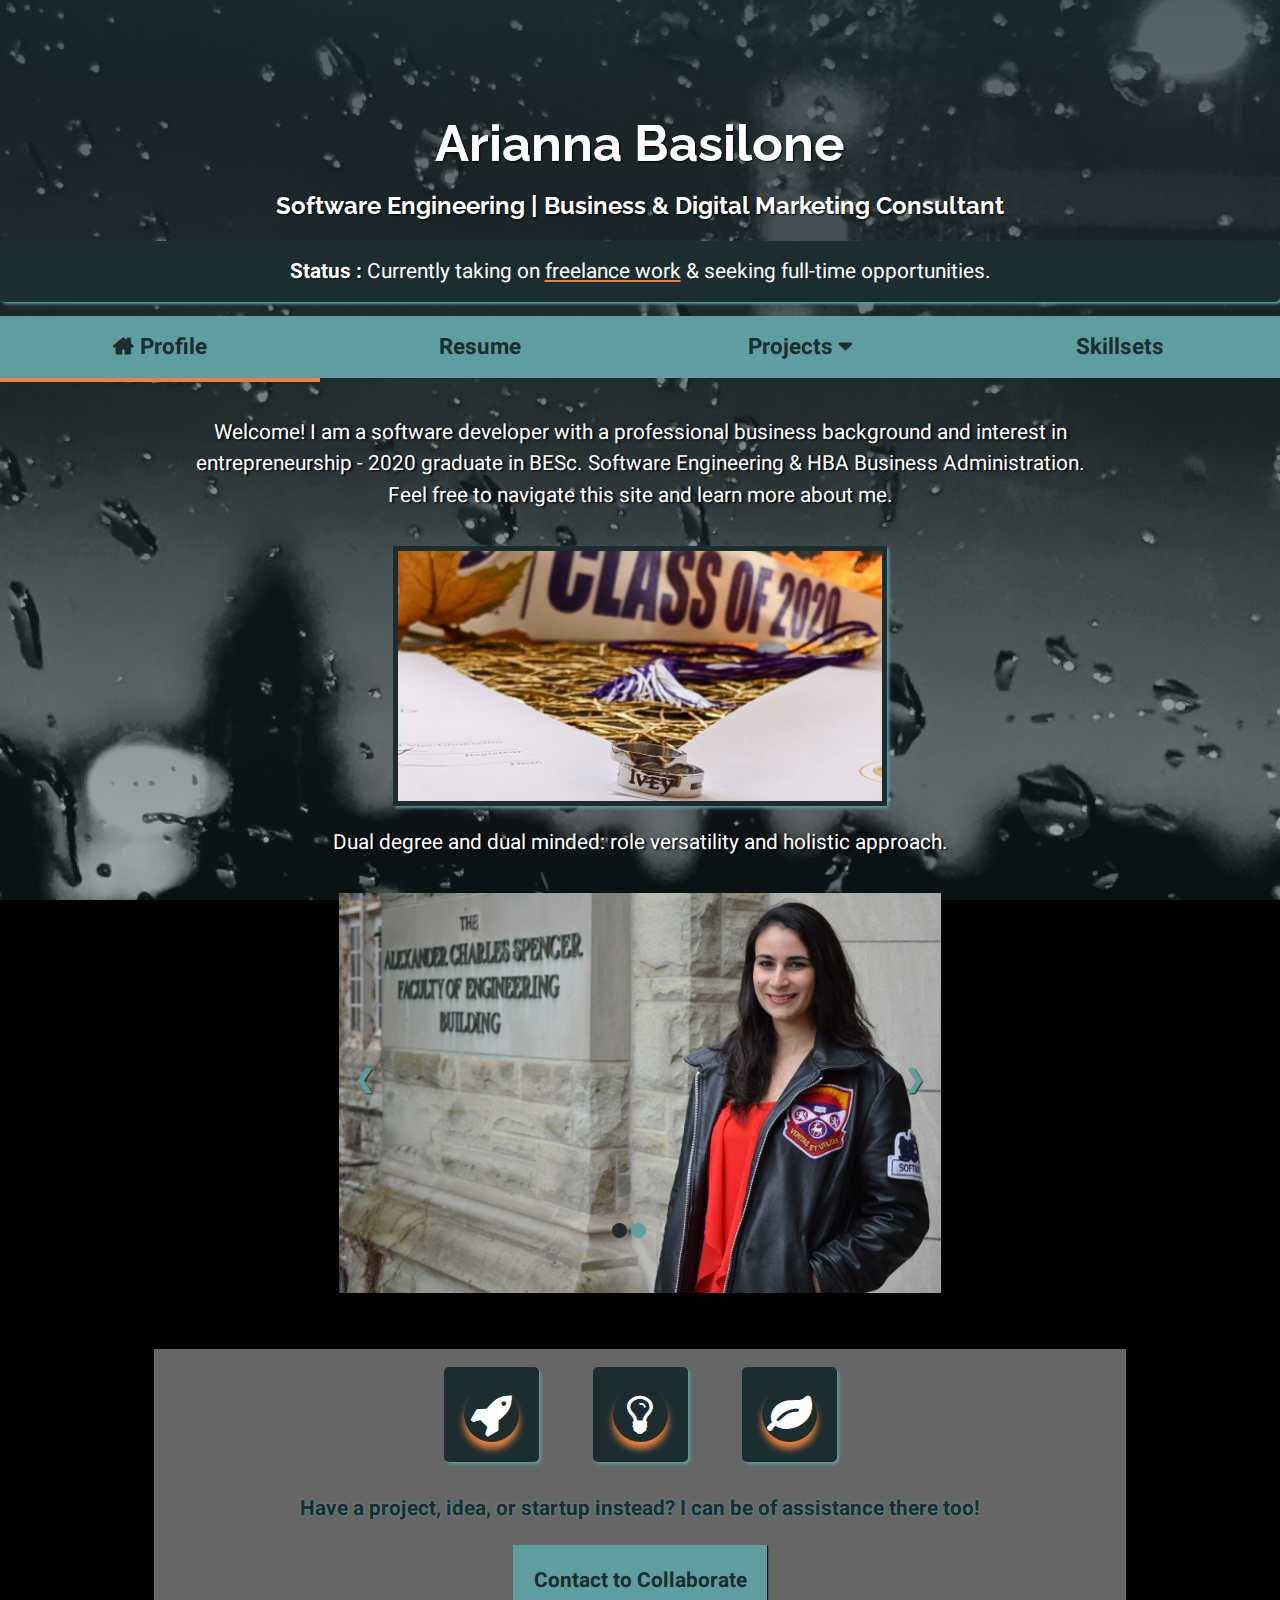
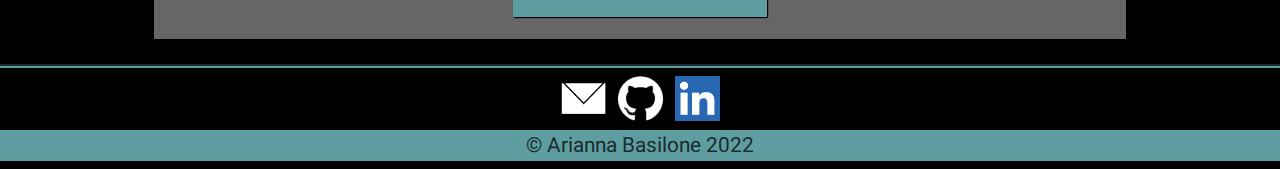
<file: index.html>
<!DOCTYPE HTML>
<html lang="en-US">
<head>
    <title>Arianna Basilone - Profile</title>
    <link rel="icon" type="image/png" href="resources/favicon/aribasilone_logo_16x16.png" sizes="16x16">
    <link rel="icon" type="image/png" href="resources/favicon/aribasilone_logo_32x32.png" sizes="32x32">
    <link rel="icon" type="image/png" href="resources/favicon/aribasilone_logo_96x96.png" sizes="96x96">
    <!--meta data/SEO-->
    <meta charset="UTF-8">
    <meta name = "description" content="Professional profile of Arianna Basilone: Software Developer and Business Advisor.">
    <meta name = "keywords" content="Software Engineering, Entrepreneur, Business, Freelance, Web Developer"> 
    <meta name=viewport content="width=device-width, initial-scale=1">
    <!--styling & scripts-->
    <link rel="stylesheet" href="css/profile.css"> 
    <link href="https://fonts.googleapis.com/css2?family=Heebo&family=Raleway&display=swap" rel="stylesheet">
    <link rel="stylesheet" href="https://cdnjs.cloudflare.com/ajax/libs/font-awesome/4.7.0/css/font-awesome.min.css">
    <script src="js/profile.js"></script> 
    <script src="js/buttons.js"></script> 
</head>

<header>
    
    <h1 class='center'> Arianna Basilone </h1>
    <h2> Software Engineering | Business & Digital Marketing Consultant</h2>
    <p class="statusBar fadein">
        <span class="statusLabel">Status :</span> Currently taking on <strong><a href="freelance.html" class="statusEmphasis">freelance work</a></strong> & seeking full-time opportunities.
    </p>
    <div>
        <nav id="mainNav" class="navBar" aria-label="Main Navigation">
            <a id="menuIcon" href="javascript:void(0);" class="boxes" onclick="mobileNavButton(this)" aria-haspopup="true" aria-expanded="false"><span class="fa fa-bars"></span></a> 
            <a href="index.html" class ="boxes activePage" aria-current="page"><span class="fa fa-home" aria-hidden="true"></span> Profile</a>       
            <a href="resume.html" class ="boxes">Resume</a>
            <div class="dropdown">
                <a  href="javascript:void(0);" class="boxes" onclick="projDropdownButton(this);" aria-haspopup="true" aria-expanded="false">Projects <span id="projIcon" class="fa fa-caret-down"></span></a>
                <div id="projDropContent" class="dropContent">
                    <a href="capstone.html" class="boxes">Capstone</a>
                    <a href="projects.html" class="boxes">Side Projects </a>
                    <a href="freelance.html"class="boxes">Freelance Work</a>
                </div>                
            </div> 
            <a href="skillsets.html" class="boxes">Skillsets</a>         
        </nav>
    </div>    
</header>

<body>
    <div>
        <p class="bio">
            Welcome! I am a software developer with a professional business background and interest in 
            entrepreneurship 
            - 2020 graduate in BESc. Software Engineering & HBA Business Administration. 
            
        </br>Feel free to navigate this site and learn more about me.
        </p>           
    </div>
    <img src="resources/grad_rings.jpg" alt="Ivey Graduate Ring and Engineering Iron Ring" class="imgGeneral">
    <p class="bio">
        Dual degree and dual minded: role versatility and holistic approach. 
    </p>
    
    <!--profile pics slideshow-->
    <div class="slide-container">
        <div class="slide">
            <img src="resources/profilepics/eng_grad_1000px.jpg" class="slide-img fade" alt="Engineering Graduate" style= "display:block">
            <img src = "resources/profilepics/aribasilone_1000px.jpg" class="slide-img fade" alt="LinkedIn Headshot">
            
            <a class="prev" onclick="plusSlides(-1)">&#10094;</a>
            <a class="next" onclick="plusSlides(1)">&#10095;</a>

            <div id="dot-container">            
            </div>
        </div>        
    </div>
    </br> 
    
     
    <div class="collabContainer">
        <div class="homeIconBoxes">
            <span class="fa fa-rocket collabIcons" aria-hidden="true"></span>
        </div>
        <div class="homeIconBoxes">
            <span class="fa fa-lightbulb-o collabIcons" aria-hidden="true"></span>
        </div>
        <div class="homeIconBoxes">
            <span class="fa fa-leaf collabIcons" aria-hidden="true"></span>
        </div>
        <p class="collab">
            Have a project, idea, or startup instead? I can be of assistance there too!
        </p> 
        <button type="button" name="Collab button" onclick="collabButton()">Contact to Collaborate</button>
    </div>
</body>

<footer>
    <!-- icons -->
    <div class="footerIconsBox">        
        <a href="mailto:abasilone.hba2020@ivey.ca" title="Email link"><img id='mail' class="icon" src="resources/icons/email.png" alt="Email Icon"></a>
        &nbsp;
        <a href="https://github.com/aribasilone" target="_blank" title="Link to GitHub profile"> <img id='gh' class="icon" src="resources/icons/github.png" alt="GitHub Icon"></a>
        &nbsp;
        <a href="https://www.linkedin.com/in/arianna-basilone/" target="_blank" title="Link to LinkedIn profile"><img id='li' class="icon" src="resources/icons/li.png" alt="LinkedIn Icon"></a>
    </div>
    <p class="footerText">&copy; Arianna Basilone 2022</p>
</footer>

</html>
</file>
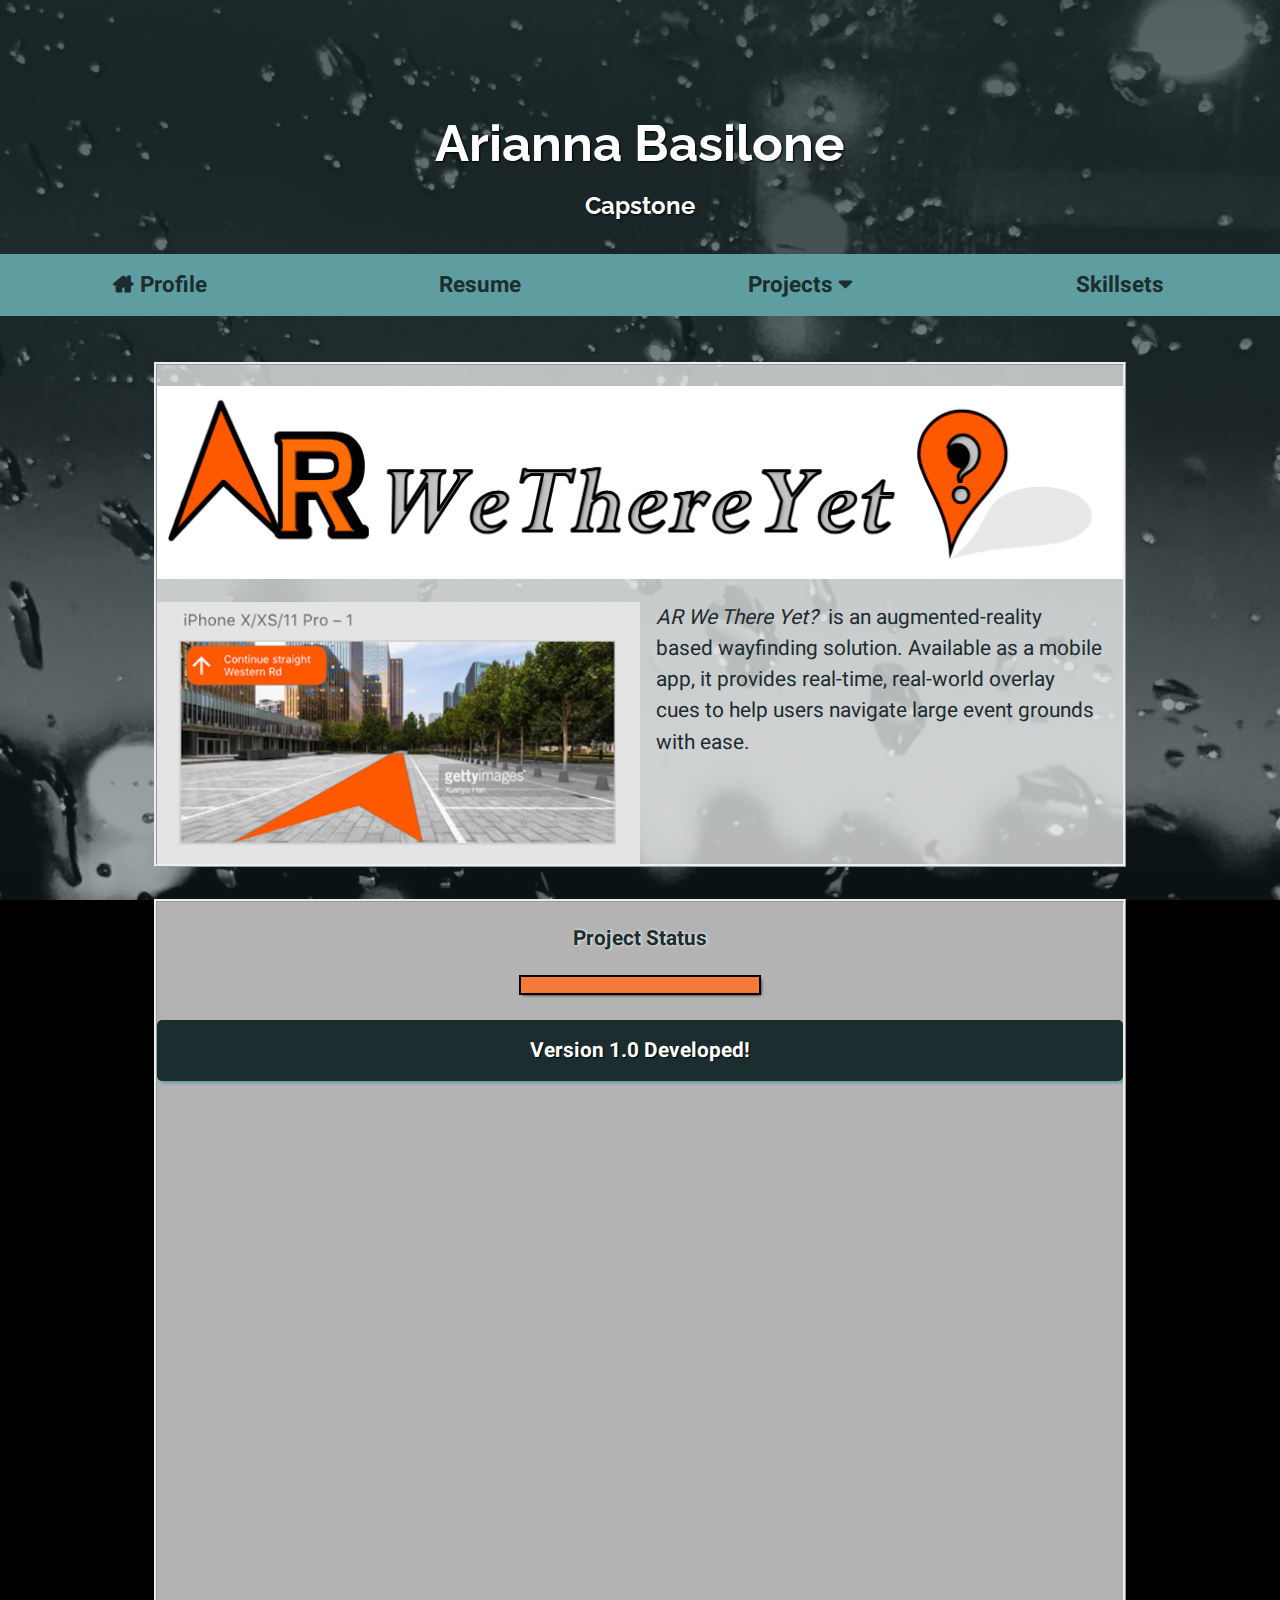
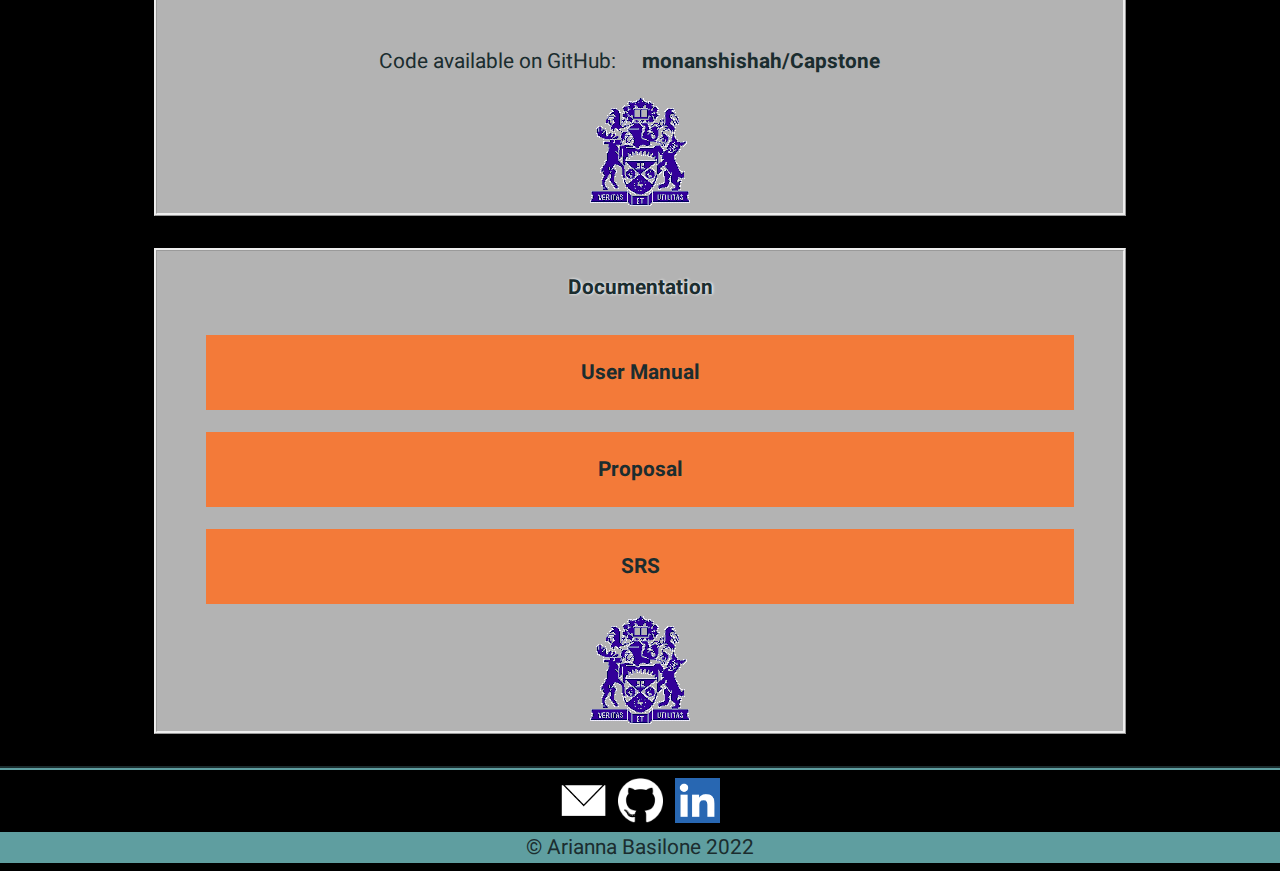
<file: capstone.html>
<!DOCTYPE HTML>
<html lang="en-US">
<head>
    <title>Arianna Basilone Capstone</title>
    <link rel="icon" type="image/png" href="resources/favicon/aribasilone_logo_16x16.png" sizes="16x16">
    <link rel="icon" type="image/png" href="resources/favicon/aribasilone_logo_32x32.png" sizes="32x32">
    <link rel="icon" type="image/png" href="resources/favicon/aribasilone_logo_96x96.png" sizes="96x96">
    <!--meta data/SEO-->
    <meta charset="UTF-8">
    <meta name = "description" content="2020 Software Engineering capstone project of Arianna Basilone: AR We There Yet?.">
    <meta name = "keywords" content="Software Engineering, Entrepreneur, Business, Freelance, Web Developer"> 
    <meta name=viewport content="width=device-width, initial-scale=1">
    <!--styling & scripts-->
    <link rel="stylesheet" href="css/profile.css">
    <link rel = "stylesheet" href="css/capstone.css">
    <link href="https://fonts.googleapis.com/css2?family=Heebo&family=Raleway&display=swap" rel="stylesheet">
    <link rel="stylesheet" href="https://cdnjs.cloudflare.com/ajax/libs/font-awesome/4.7.0/css/font-awesome.min.css">
    <script src="js/buttons.js"></script>   
</head>

<header>
    
    <h1> Arianna Basilone </h1>
    <h2> Capstone</h2>
    <div>
        <nav id="mainNav" class="navBar" aria-label="Main Navigation">
            <a id="menuIcon" href="javascript:void(0);" class="boxes" onclick="mobileNavButton(this)" aria-haspopup="true" aria-expanded="false"><span class="fa fa-bars"></span></a> 
            <a href="index.html" class ="boxes"><span class="fa fa-home" aria-hidden="true"></span> Profile</a>       
            <a href="resume.html" class ="boxes">Resume</a>
            <div class="dropdown">
                <a  href="javascript:void(0);" class="boxes" onclick="projDropdownButton(this)" aria-haspopup="true" aria-expanded="false">Projects <span id="projIcon" class="fa fa-caret-down"></span></a>
                <div id="projDropContent" class="dropContent">
                    <a href="capstone.html" class="boxes activePage" aria-current="page">Capstone</a>
                    <a href="projects.html" class="boxes">Side Projects </a>
                    <a href="freelance.html"class="boxes">Freelance Work</a>
                </div>                
            </div> 
            <a href="skillsets.html" class="boxes">Skillsets</a>         
        </nav>
    </div>
    
</header>

<body>
    <div class='body'>
        <img id="capLogo" src="resources/capstone_logo.PNG" alt= "AR We There Yet? Logo"></img>
        <img id="arProto"src="resources/capestone_AR_proto.PNG" alt="AR Prototype Photo"></img>
        <p class="blurb">
            <em>AR We There Yet?</em>&nbsp; is an augmented-reality based wayfinding solution.
            Available as a mobile app, it provides real-time, real-world overlay cues 
            to help users navigate large event grounds with ease. 
        </p>        
    </div>

    <div class='body'>
        <h3>Project Status</h3>
        <progress value="100" max="100"></progress> 
        <p class="statusBar">
            <span class="statusLabel">Version 1.0 Developed!</span>
        </p>

        <div class="videoWrapper">
           <iframe width="560" height="349" src="https://www.youtube.com/embed/GJVQ1ebo0dI" frameborder="0" 
           allow="accelerometer; autoplay; encrypted-media; gyroscope; picture-in-picture" allowfullscreen></iframe>
        </div>
        
        <p class="code">Code available on GitHub: <a class="code" href="https://github.com/monanshishah/Capstone">monanshishah/Capstone</a></p>
        <img src="resources/uwo.png" alt="UWO Logo"></img>      
    </div>

    <div class="body">
        <h3>Documentation</h3>
        <nav>    
            <table class="capstoneTable">
                <tr onclick="clickUserManButton()">
                    <td><p> User Manual</p></a></td>
                </tr>
                
                <tr onclick="clickPropButton()">
                    <td><p> Proposal</p></a></td>
                </tr>
                
                <tr onclick="clickSRSButton()">
                    <td><p>SRS</p></a></td>
                </tr>
            </table>                   
            <img src="resources/uwo.png" alt="UWO Logo"></img>
        </nav>
    </div>    
</body>

<footer>
    <!-- icons -->
    <div class="footerIconsBox">        
        <a href="mailto:abasilone.hba2020@ivey.ca" title="Email link"><img id='mail' class="icon" src="resources/icons/email.png" alt="Email Icon"></a>
        &nbsp;
        <a href="https://github.com/aribasilone" target="_blank" title="Link to GitHub profile"> <img id='gh' class="icon" src="resources/icons/github.png" alt="GitHub Icon"></a>
        &nbsp;
        <a href="https://www.linkedin.com/in/arianna-basilone/" target="_blank" title="Link to LinkedIn profile"><img id='li' class="icon" src="resources/icons/li.png" alt="LinkedIn Icon"></a>
    </div>
    <p class="footerText">&copy; Arianna Basilone 2022</p>
</footer>

</html>
</file>
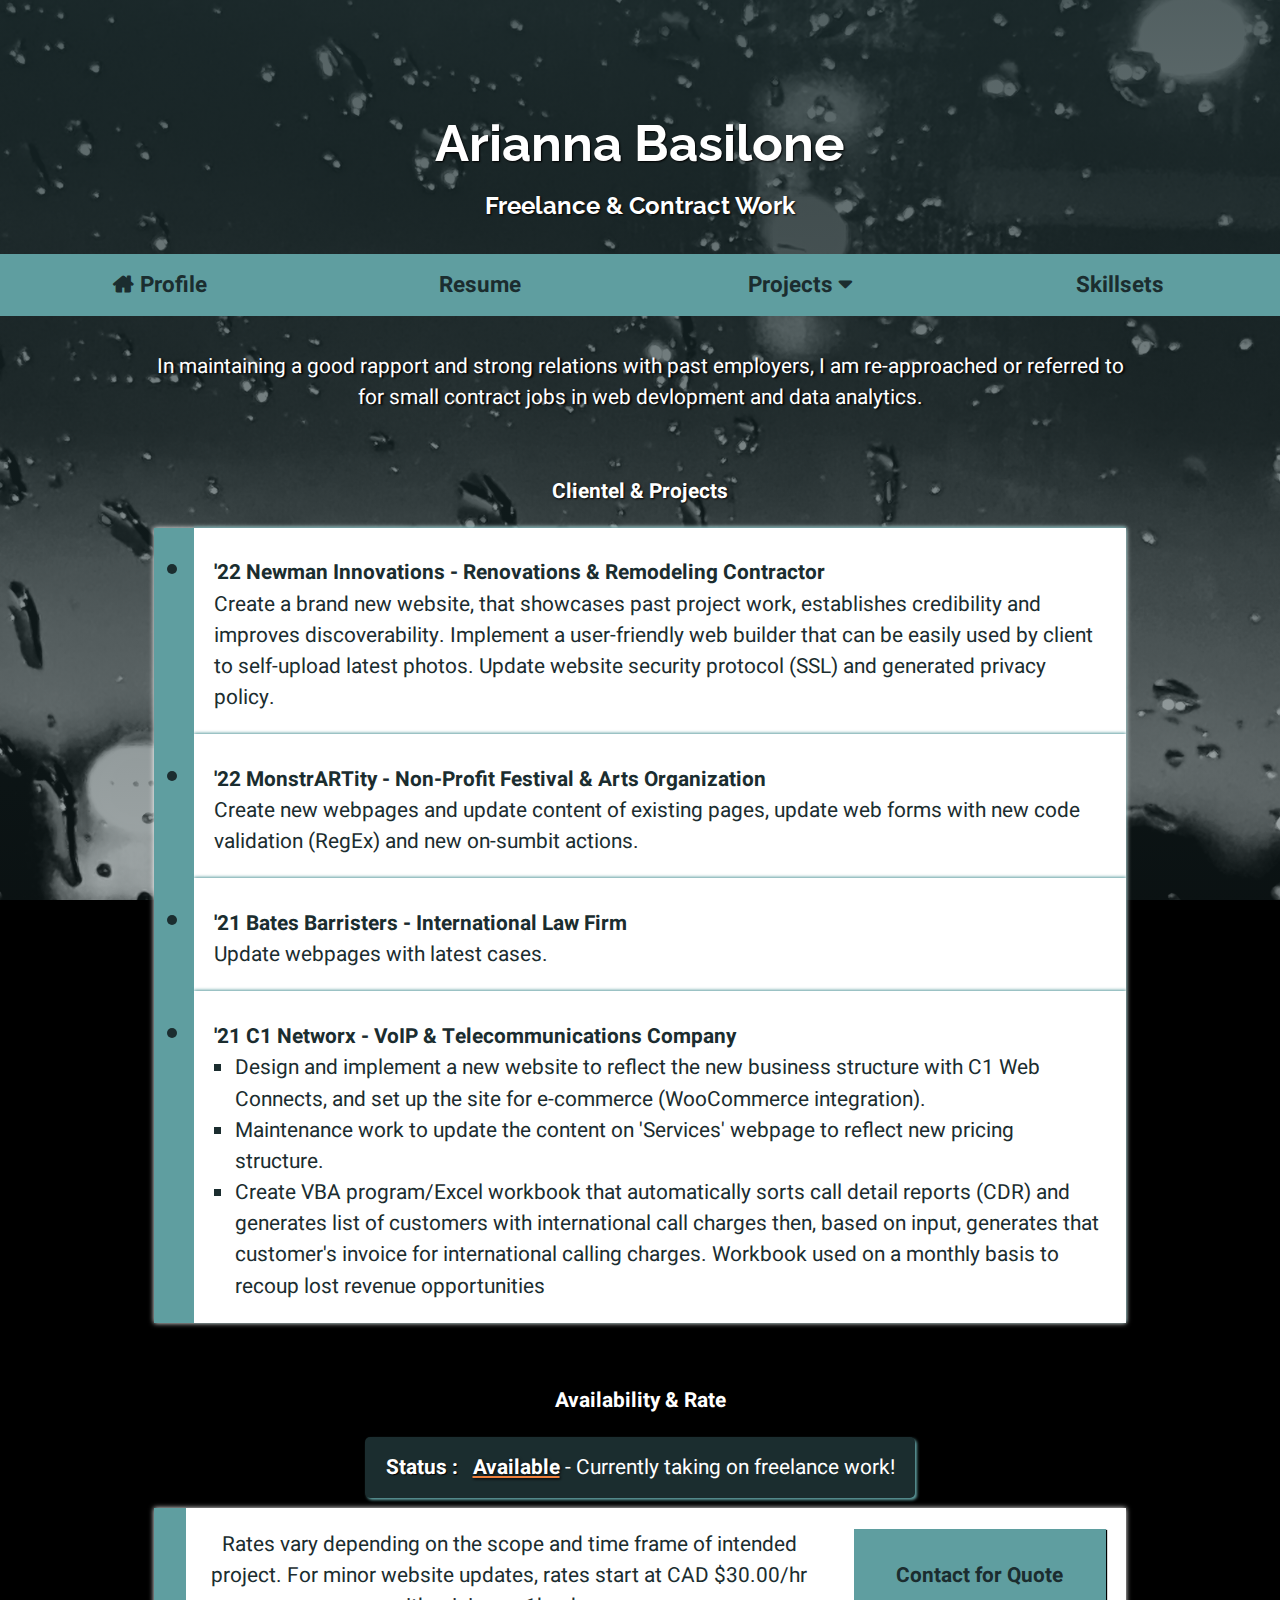
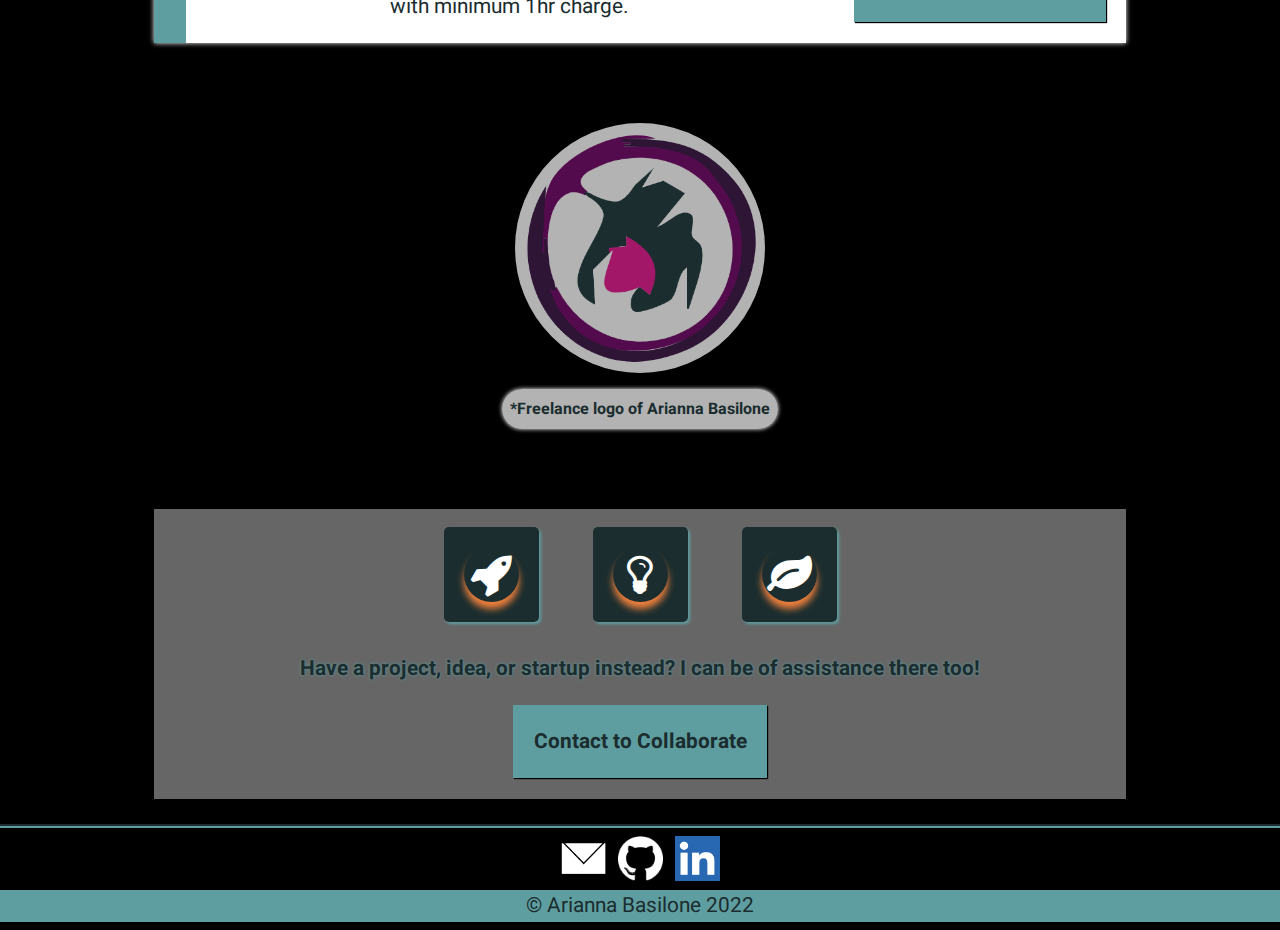
<file: freelance.html>
<!DOCTYPE HTML>
<html lang="en-US">
<head>
    <title>Arianna Basilone - Freelance Work</title>
    <link rel="icon" type="image/png" href="resources/favicon/aribasilone_logo_16x16.png" sizes="16x16">
    <link rel="icon" type="image/png" href="resources/favicon/aribasilone_logo_32x32.png" sizes="32x32">
    <link rel="icon" type="image/png" href="resources/favicon/aribasilone_logo_96x96.png" sizes="96x96">
    <!--meta data/SEO-->
    <meta charset="UTF-8">
    <meta name = "description" content="Professional profile of Arianna Basilone: Software Developer and Business Advisor.">
    <meta name = "keywords" content="Software Engineering, Entrepreneur, Business, Freelance, Web Developer"> 
    <meta name=viewport content="width=device-width, initial-scale=1">
    <!--styling & scripts-->
    <link rel="stylesheet" href="css/profile.css">
    <link rel="stylesheet" href="css/other.css">
    <link href="https://fonts.googleapis.com/css2?family=Heebo&family=Raleway&display=swap" rel="stylesheet"> 
    <link rel="stylesheet" href="https://cdnjs.cloudflare.com/ajax/libs/font-awesome/4.7.0/css/font-awesome.min.css">
    <script src="js/buttons.js"></script> 
</head>

<header>
    
    <h1 class='center'> Arianna Basilone </h1>
    <h2> Freelance & Contract Work</h2>
    <div>
        <nav id="mainNav" class="navBar" aria-label="Main Navigation">
            <a id="menuIcon" href="javascript:void(0);" class="boxes" onclick="mobileNavButton(this)" aria-haspopup="true" aria-expanded="false"><span class="fa fa-bars"></span></a> 
            <a href="index.html" class ="boxes"><span class="fa fa-home" aria-hidden="true"></span> Profile</a>       
            <a href="resume.html" class ="boxes">Resume</a>
            <div class="dropdown">
                <a  href="javascript:void(0);" class="boxes" onclick="projDropdownButton(this)" aria-haspopup="true" aria-expanded="false">Projects <span id="projIcon" class="fa fa-caret-down"></span></a>
                <div id="projDropContent" class="dropContent">
                    <a href="capstone.html" class="boxes">Capstone</a>
                    <a href="projects.html" class="boxes">Side Projects </a>
                    <a href="freelance.html"class="boxes activePage" aria-current="page">Freelance Work</a>
                </div>                
            </div> 
            <a href="skillsets.html" class="boxes">Skillsets</a>         
        </nav>
    </div>
    
</header>

<body>
    <div>
        <p class="bio">
             In maintaining a good rapport and strong relations with past employers,
             I am re-approached or referred to for small contract jobs 
             in web devlopment and data analytics.  
        </p>
        <!-- <p class="logoLabel">*Freelance logo of Arianna Basilone</p>
        <img src="resources/aribasilone_Freelance_Logo.png" class="freelanceLogo" alt="AriBasilone Freelance Logo"> -->
        


        <h3>Clientel & Projects</h3>
        <ul class="clientList">
            <li><span>'22 Newman Innovations - Renovations & Remodeling Contractor</span></br>
                Create a brand new website, that showcases past project work, establishes credibility and improves discoverability. 
                Implement a user-friendly web builder that can be easily used by client to self-upload latest photos.
                Update website security protocol (SSL) and generated privacy policy.
            </li>
            <li><span>'22 MonstrARTity - Non-Profit Festival & Arts Organization</span></br> Create new webpages and update content of existing pages, 
                update web forms with new code validation (RegEx) and new on-sumbit actions.
            </li>
            <li>
                <span>'21 Bates Barristers - International Law Firm</span></br> Update webpages with latest cases.
            </li>
            <li><span>'21 C1 Networx - VoIP & Telecommunications Company</span>
                <ul class="nestedClientList">
                    <li>Design and implement a new website to reflect the new business structure with C1 Web Connects, and set up the site for e-commerce (WooCommerce integration).</li>
                    <li>Maintenance work to update the content on 'Services' webpage to reflect new pricing structure. </li>
                    <li>Create VBA program/Excel workbook that automatically sorts call detail reports (CDR) and generates
                        list of customers with international call charges then, based on input, 
                        generates that customer's invoice for international calling charges. 
                        Workbook used on a monthly basis to recoup lost revenue opportunities</li>
                </ul>            
            </li>
        </ul>

        <!-- <figure>
            <img src="resources/aribasilone_Freelance_Logo.png" class="freelanceLogo" alt="AriBasilone Freelance Logo">
            <figcaption class="logoLabel">*Freelance logo of Arianna Basilone</figcaption>
        </figure> -->
        
        <h3>Availability & Rate</h3>
        <p class="statusBar boxed noTopMar">
            <span class="statusLabel">Status :</span> &nbsp; <span class="freelanceAvail"><strong>Available</strong></span> - Currently taking on freelance work!
        </p>   
        <div class="availFlex">
            <div></div>
            <p>Rates vary depending on the scope and time frame of intended project. 
            For minor website updates, rates start at CAD $30.00/hr with minimum 1hr charge. 
            </p>
            <button type="button" name="Contact button" onclick="contactButton()"class="contactButton">Contact for Quote</button>
        </div>  

        <figure class="logoOuterBox">
            <img src="resources/aribasilone_Freelance_Logo.png" class="freelanceLogo" alt="AriBasilone Freelance Logo">
            <figcaption class="logoLabel">*Freelance logo of Arianna Basilone</figcaption>
        </figure>
        
        <div class="collabContainer">
            <div class="homeIconBoxes">
                <span class="fa fa-rocket collabIcons" aria-hidden="true"></span>
            </div>
            <div class="homeIconBoxes">
                <span class="fa fa-lightbulb-o collabIcons" aria-hidden="true"></span>
            </div>
            <div class="homeIconBoxes">
                <span class="fa fa-leaf collabIcons" aria-hidden="true"></span>
            </div>
            <p class="collab">
                Have a project, idea, or startup instead? I can be of assistance there too!
            </p> 
            <button type="button" name="Collab button" onclick="collabButton()">Contact to Collaborate</button>
        </div>
                 
    </div>
</body>

<footer>
    <!-- icons -->
    <div class="footerIconsBox">        
        <a href="mailto:abasilone.hba2020@ivey.ca" title="Email link"><img id='mail' class="icon" src="resources/icons/email.png" alt="Email Icon"></a>
        &nbsp;
        <a href="https://github.com/aribasilone" target="_blank" title="Link to GitHub profile"> <img id='gh' class="icon" src="resources/icons/github.png" alt="GitHub Icon"></a>
        &nbsp;
        <a href="https://www.linkedin.com/in/arianna-basilone/" target="_blank" title="Link to LinkedIn profile"><img id='li' class="icon" src="resources/icons/li.png" alt="LinkedIn Icon"></a>
    </div>
    <p class="footerText">&copy; Arianna Basilone 2022</p>
</footer>

</html>
</file>
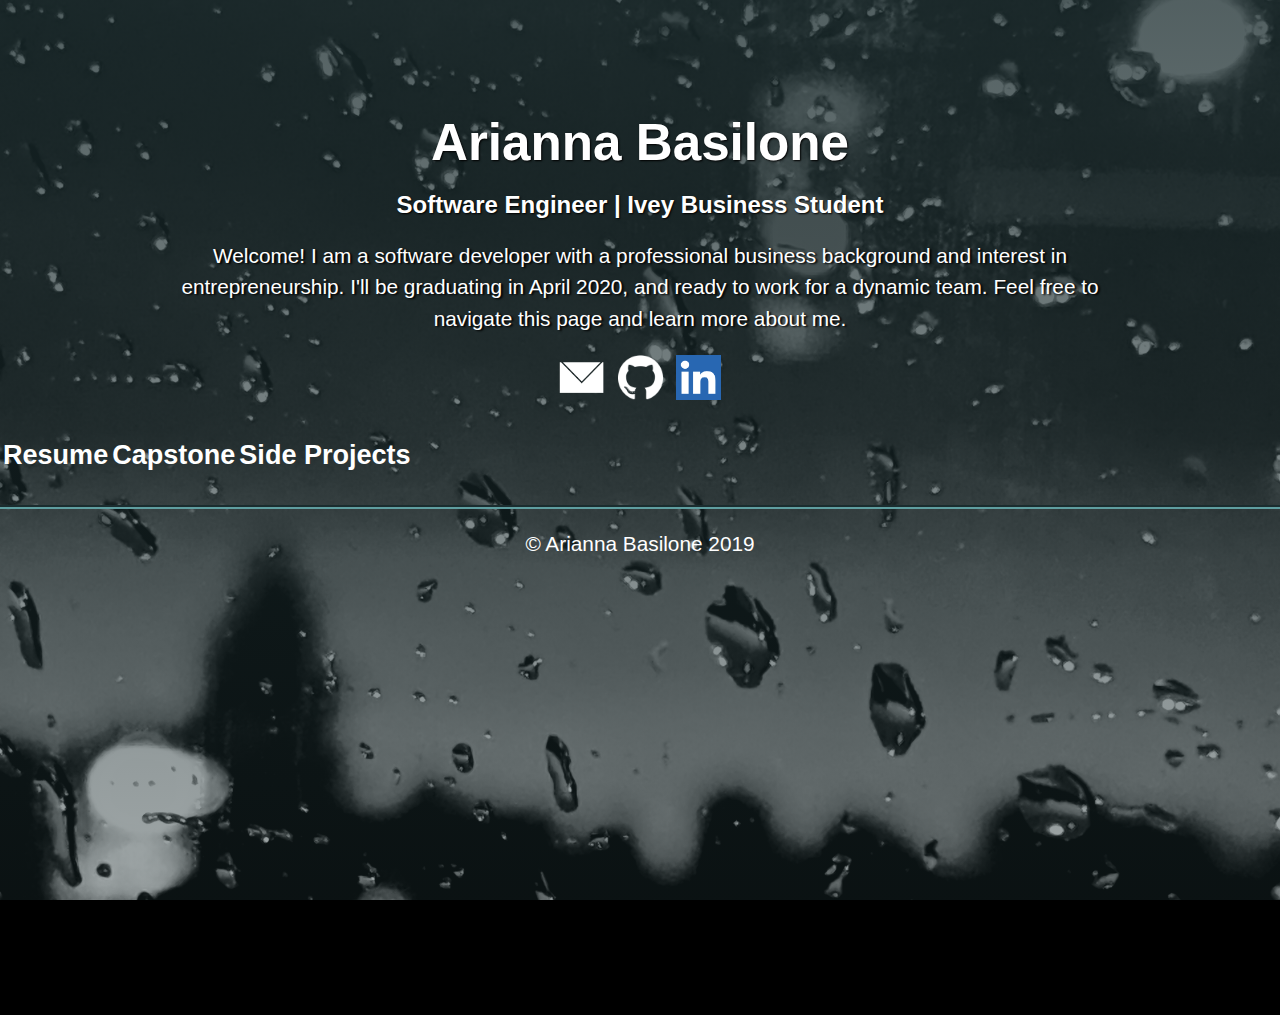
<file: Profile.html>
<!DOCTYPE HTML>
<html lang="en-US">
<head>
    <title>Arianna Basilone</title>
    <meta charset="UTF-8">
    <!--script type='text/javascript' src='profileScript.js'></script-->
    
    <!--link rel="stylesheet" href="https://www.w3schools.com/w3css/4/w3.css">--> 
    <link rel="stylesheet" href="profile.css">
    <link href="https://fonts.googleapis.com/css?family=Ubuntu&display=swap" rel = "stylesheet">   
</head>

<header>
    
    <h1 class='center'> Arianna Basilone </h1>
    <h2> Software Engineer | Ivey Business Student</h2>
    <div id="google_translate_element" class='right'></div>
    <script type="text/javascript">
        function googleTranslateElementInit() {
            new google.translate.TranslateElement({pageLanguage: 'en', layout: google.translate.TranslateElement.InlineLayout.SIMPLE}, 'google_translate_element');
        }
    </script>        
    <!-- <script type="text/javascript" src="https://translate.google.com/translate_a/element.js?cb=googleTranslateElementInit"></script> -->
    
    <!-- <p class='center'>
        <button id='loginB'>Welcome</button>
    </p> -->
</header>

<body>
    <div>
        <p class="bio">Welcome! I am a software developer with a professional business background and interest in 
            entrepreneurship. I'll be graduating in April 2020, and ready to work for a dynamic team.
            Feel free to navigate this page and learn more about me.</p>        
    </div>
    <div>
        <!-- icons -->
        <a href="mailto:abasilone.hba2020@ivey.ca"><image id='mail' class="icon" src="resources/icons/email.png" alt="Email Icon"></image></a>
        &nbsp;
        <a href="https://github.com/aribasilone" target="_blank"> <image id='gh' class="icon" src="resources/icons/github.png" alt="Github Icon"></image></a>
        &nbsp;
        <a href="https://www.linkedin.com/in/arianna-basilone/" target="_blank"><image id='li' class="icon" src="resources/icons/li.png" alt="LinkedIn Icon"></image></a>
    </div>

    <div>
        <nav>
            <table>
                <tr>
                    <th><a href="resources/AB_Resume.pdf" target= "_blank" class ="boxes"><p>Resume</p></a></th>
                    <th><a href="resources/Proposal.pdf" target= "_blank" class="boxes"><p> Capstone</p></a></th>
                    <th><a href=""target= "_blank" class="boxes"><p>Side Projects</p></a></th>
                </tr>
            </table>                   
           
        </nav>
    </div>
    
</body>

<footer>
    <p>&copy; Arianna Basilone 2019</p>
</footer>

</html>
</file>
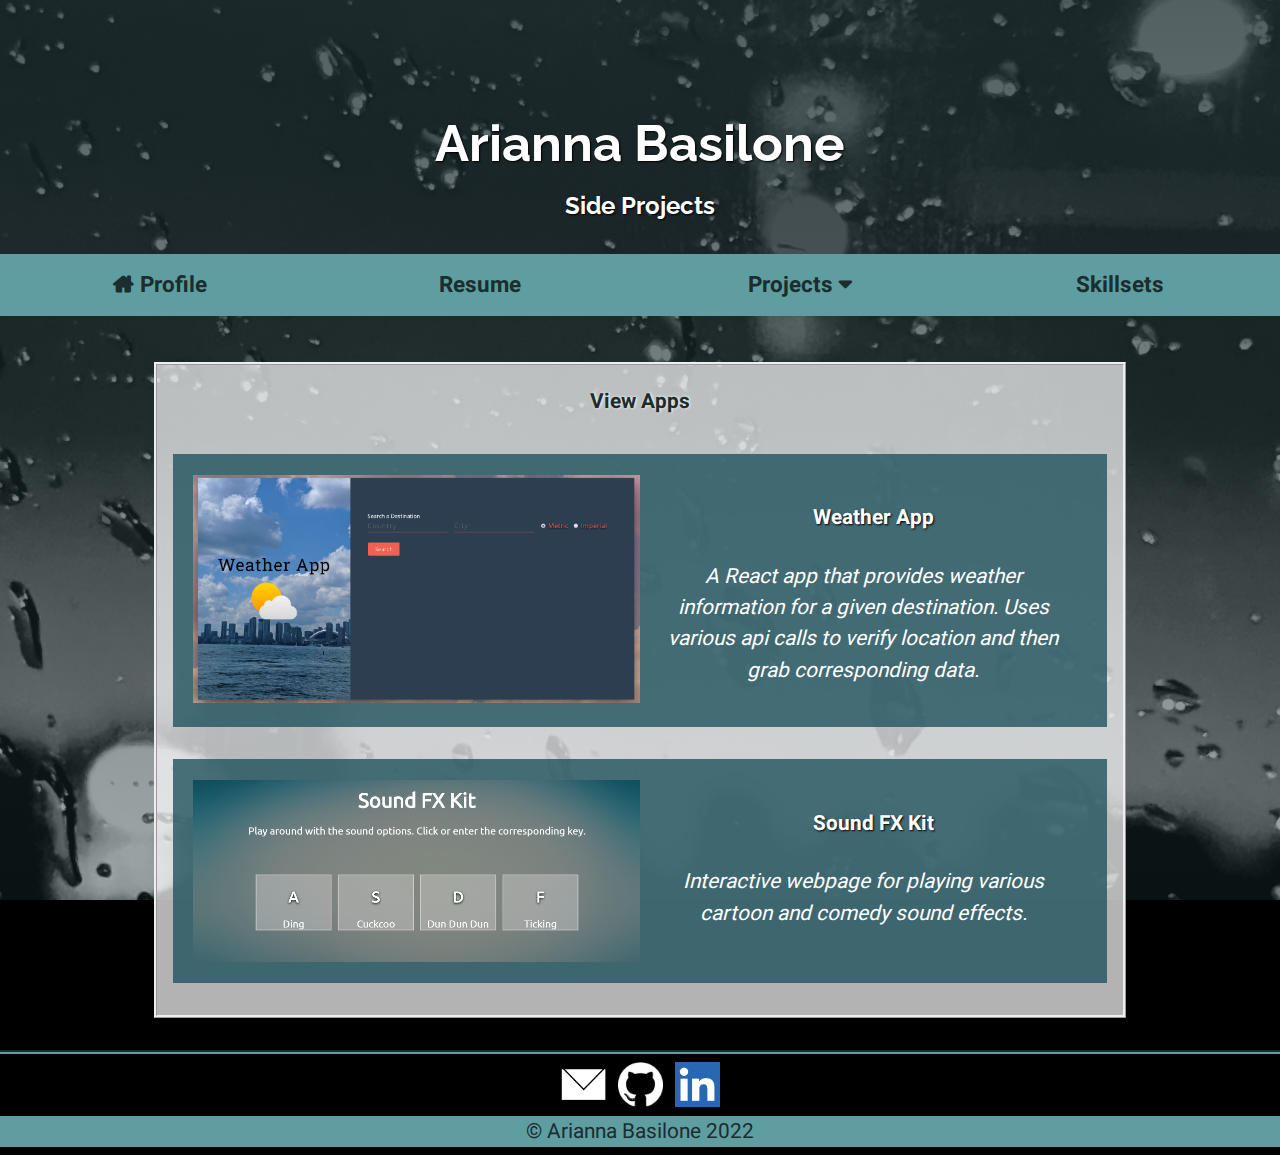
<file: projects.html>
<!DOCTYPE HTML>
<html lang="en-US">
    <head>
        <title>Arianna Basilone Projects</title>
        <link rel="icon" type="image/png" href="resources/favicon/aribasilone_logo_16x16.png" sizes="16x16">
        <link rel="icon" type="image/png" href="resources/favicon/aribasilone_logo_32x32.png" sizes="32x32">
        <link rel="icon" type="image/png" href="resources/favicon/aribasilone_logo_96x96.png" sizes="96x96">
        <!--meta data/SEO-->
        <meta charset="UTF-8">
        <meta name = "description" content="Software project portfolio of Arianna Basilone">
        <meta name = "keywords" content="Software Engineering, Entrepreneur, Business, Freelance, Web Developer"> 
        <meta name=viewport content="width=device-width, initial-scale=1">
        <!--styling & scripts-->
        <link rel="stylesheet" href="css/profile.css">
        <link rel = "stylesheet" href="css/capstone.css">
        <link href="https://fonts.googleapis.com/css2?family=Heebo&family=Raleway&display=swap" rel="stylesheet">
        <link rel="stylesheet" href="https://cdnjs.cloudflare.com/ajax/libs/font-awesome/4.7.0/css/font-awesome.min.css">
        <script src="js/buttons.js"></script>     
    </head>

    <header>
        <h1>Arianna Basilone</h1>
        <h2>Side Projects</h2>
        <div>
            <nav id="mainNav" class="navBar" aria-label="Main Navigation">
                <a id="menuIcon" href="javascript:void(0);" class="boxes" onclick="mobileNavButton(this)" aria-haspopup="true" aria-expanded="false"><span class="fa fa-bars"></span></a> 
                <a href="index.html" class ="boxes"><span class="fa fa-home" aria-hidden="true"></span> Profile</a>       
                <a href="resume.html" class ="boxes">Resume</a>
                <div class="dropdown">
                    <a  href="javascript:void(0);" class="boxes" onclick="projDropdownButton(this)" aria-haspopup="true" aria-expanded="false">Projects <span id="projIcon" class="fa fa-caret-down"></span></a>
                    <div id="projDropContent" class="dropContent">
                        <a href="capstone.html" class="boxes">Capstone</a>
                        <a href="projects.html" class="boxes activePage" aria-current="page">Side Projects </a>
                        <a href="freelance.html"class="boxes">Freelance Work</a>
                    </div>                
                </div> 
                <a href="skillsets.html" class="boxes">Skillsets</a>         
            </nav>
        </div>        
    </header>
    
    <body>
        <div class="body">
            <nav>
                <h3 id="projH3">View Apps</h3>
                <table class="projTable">
                    <tr>
                        <td>
                            <a href="https://aribasilone.github.io/aribasilone.github.io-weatherApp/" target= "_blank" class="boxes">
                                <img class= "projScreen" src="resources/weatherapp.PNG" alt="Weather App Screenshot"></img>
                                <h4> Weather App</h4>
                                <p><em>A React app that provides weather information for a given destination. Uses various api calls to verify location and then grab corresponding data.</em></p>
                            </a>
                        </td>
                    </tr>
                    <tr>
                        <td>
                            <a href="https://aribasilone.github.io/aribasilone.github.io-soundfxkit/" target= "_blank" class="boxes">
                                <img class= "projScreen" src="resources/soundfx.PNG" alt="Sound FX Kit Screenshot"></img>
                                <h4>Sound FX Kit</h4>
                                <p><em>Interactive webpage for playing various cartoon and comedy sound effects.</em></p>
                            </a>
                        </td>
                    </tr>
                </table>                   
                
            </nav>
        </div>

    </body>

    <footer>
        <!-- icons -->
        <div class="footerIconsBox">        
            <a href="mailto:abasilone.hba2020@ivey.ca" title="Email link"><img id='mail' class="icon" src="resources/icons/email.png" alt="Email Icon"></a>
            &nbsp;
            <a href="https://github.com/aribasilone" target="_blank" title="Link to GitHub profile"> <img id='gh' class="icon" src="resources/icons/github.png" alt="GitHub Icon"></a>
            &nbsp;
            <a href="https://www.linkedin.com/in/arianna-basilone/" target="_blank" title="Link to LinkedIn profile"><img id='li' class="icon" src="resources/icons/li.png" alt="LinkedIn Icon"></a>
        </div>
        <p class="footerText">&copy; Arianna Basilone 2022</p>
    </footer>

</html>
</file>
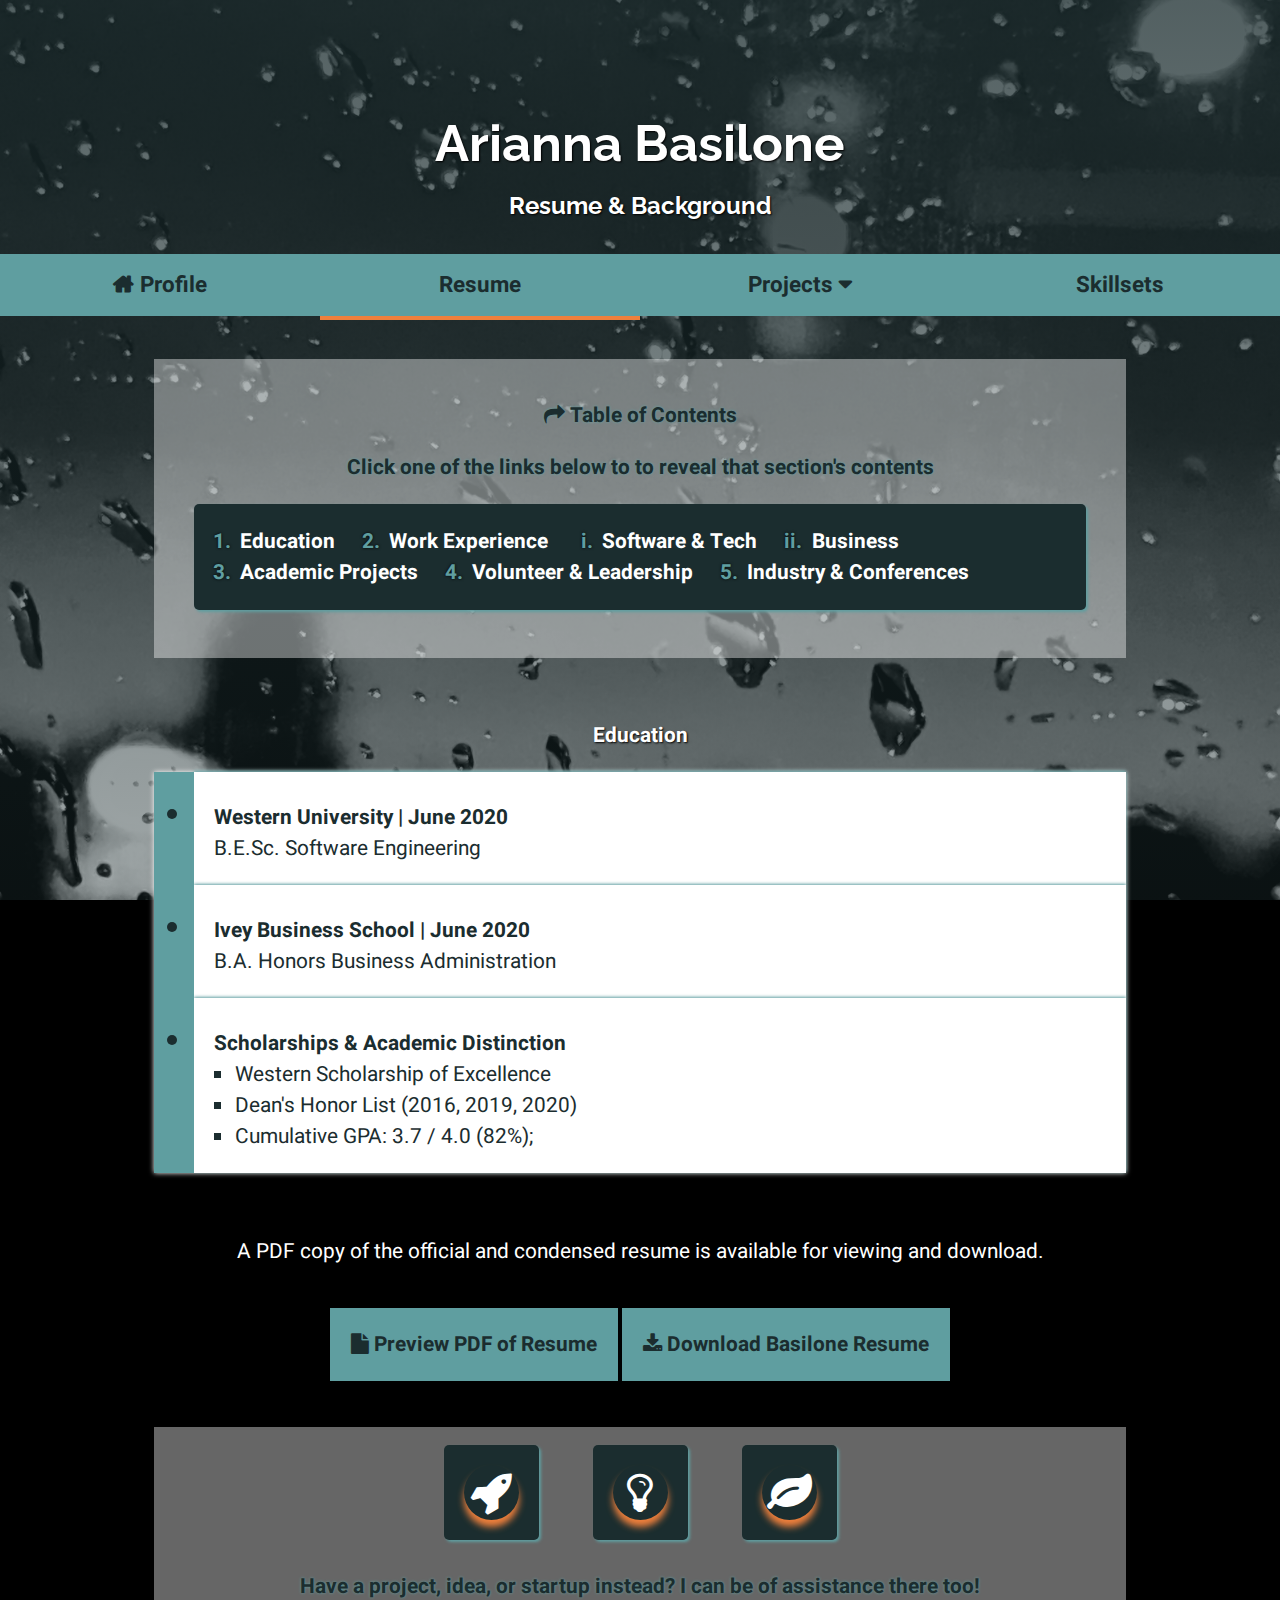
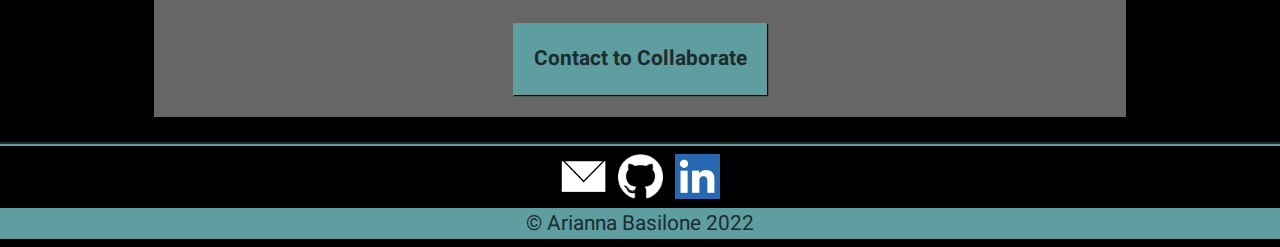
<file: resume.html>
<!DOCTYPE HTML>
<html lang="en-US" class="scrollable">
<head>
    <title>Arianna Basilone - Resume</title>
    <link rel="icon" type="image/png" href="resources/favicon/aribasilone_logo_16x16.png" sizes="16x16">
    <link rel="icon" type="image/png" href="resources/favicon/aribasilone_logo_32x32.png" sizes="32x32">
    <link rel="icon" type="image/png" href="resources/favicon/aribasilone_logo_96x96.png" sizes="96x96">
    <!--meta data/SEO-->
    <meta charset="UTF-8">
    <meta name = "description" content="Professional profile of Arianna Basilone: Software Developer and Business Advisor.">
    <meta name = "keywords" content="Software Engineering, Entrepreneur, Business, Freelance, Web Developer"> 
    <meta name=viewport content="width=device-width, initial-scale=1">
    <!--styling & scripts-->
    <link rel="stylesheet" href="css/profile.css">
    <link rel="stylesheet" href="css/other.css">
    <link href="https://fonts.googleapis.com/css2?family=Heebo&family=Raleway&display=swap" rel="stylesheet"> 
    <link rel="stylesheet" href="https://cdnjs.cloudflare.com/ajax/libs/font-awesome/4.7.0/css/font-awesome.min.css">
    <script src="js/buttons.js"></script> 
</head>

<header>
    
    <h1 class='center'> Arianna Basilone </h1>
    <h2> Resume & Background</h2>
    <div>
        <nav id="mainNav" class="navBar" aria-label="Main Navigation">
            <a id="menuIcon" href="javascript:void(0);" class="boxes" onclick="mobileNavButton(this)" aria-haspopup="true" aria-expanded="false"><span class="fa fa-bars"></span></a> 
            <a href="index.html" class ="boxes"><span class="fa fa-home" aria-hidden="true"></span> Profile</a>       
            <a href="resume.html" class ="boxes activePage" aria-current="page">Resume</a>
            <div class="dropdown">
                <a  href="javascript:void(0);" class="boxes" onclick="projDropdownButton(this)" aria-haspopup="true" aria-expanded="false">Projects <span id="projIcon" class="fa fa-caret-down"></span></a>
                <div id="projDropContent" class="dropContent">
                    <a href="capstone.html" class="boxes">Capstone</a>
                    <a href="projects.html" class="boxes">Side Projects </a>
                    <a href="freelance.html"class="boxes">Freelance Work</a>
                </div>                
            </div> 
            <a href="skillsets.html" class="boxes">Skillsets</a>         
        </nav>
    </div>
    
</header>

<body>
    <div>
        <div class="tableOfContents">
            <h3><span class="fa fa-share"></span> Table of Contents</h3>
            <p>Click one of the links below to to reveal that section's contents</p>
            <nav aria-label="Resume Page Navigation">
                <ol>
                    <li><a tabindex="0" onclick='showContents("Education")' onkeydown='showContentsKeyPress(event,"Education")'>Education</a></li>
                    <li><a tabindex="0" onclick='showContents("Work_Experience")' onkeydown='showContentsKeyPress(event,"Work_Experience")'>Work Experience</a></li>
                    <ol class="nestedTableOfContents">
                        <li><a tabindex="0" onclick='showContents("Tech_Experience")' onkeydown='showContentsKeyPress(event,"Tech_Experience")'>Software & Tech</a></li>
                        <li><a tabindex="0" onclick='showContents("Business_Experience")' onkeydown='showContentsKeyPress(event, "Business_Experience")'>Business</a></li>
                    </ol>
                    <li><a tabindex="0" onclick='showContents("Academic_Projects")' onkeydown='showContentsKeyPress(event, "Academic_Projects")'>Academic Projects</a></li>
                    <li><a tabindex="0" onclick='showContents("Leadership")' onkeydown='showContentsKeyPress(event,"Leadership")'>Volunteer & Leadership</a></li>
                    <li><a tabindex="0" onclick='showContents("Conferences")' onkeydown='showContentsKeyPress(event, "Conferences")'>Industry & Conferences</a></li>
                </ol>
            </nav>
        </div>
        
        <div id="Education" class="content activeContent">
            <h3>Education</h3>
            <ul class="clientList">
                <li><span>Western University | June 2020</span></br>
                    B.E.Sc. Software Engineering
                </li>
                <li><span>Ivey Business School | June 2020</span></br>
                    B.A. Honors Business Administration
                </li>
                <li>
                    <span>Scholarships & Academic Distinction </span></br>
                    <ul class="nestedClientList">
                        <li>Western Scholarship of Excellence</li>
                        <li>Dean's Honor List (2016, 2019, 2020)</li>
                        <li>Cumulative GPA: 3.7 / 4.0 (82%);</li>
                    </ul>
                </li>
            </ul>
        </div>

        <div id="Work_Experience"></div>
        <div id="Tech_Experience" class="content">
            <h3>Software & Tech Work Experience</h3>
            <ul class="clientList">
                <li><span>MonstrARTity Creative Community | Aug 2020 - Sept 2021</span></br>
                    Web Developer
                </li>
                <li><span>Craigwood Youth Services | Summer 2019</span></br>
                    IT Systems Adminstrator
                </li>
                <li>
                    <span>C1 Networx | May - July 2016</span></br>
                    Junior Software Analyst
                </li>
            </ul>
        </div>

        <div id="Business_Experience" class="content">
            <h3>Business Finance, Sales and Analysis Work Experience</h3>
            <ul class="clientList">
                <li>
                    <span>C1 Networx | Summer 2018</span></br>
                    Finance & Accounting Analyst
                </li>
                <li>
                    <span>EMCO Corporation | August 2016</span></br>
                    Junior Product Manager
                </li>
                <li>
                    <span>Blast Marketing | July - August 2016</span></br>
                    Brand Ambassador
                </li>
            </ul>
        </div>

        <div id="Academic_Projects" class="content">
            <h3 >Academic Projects</h3>
            <ul class="clientList">
                <li><span>AR We There Yet? | 2020 Western Engineering Capstone</span></br>
                    Augmented reality (AR) based navigation app, built on Android, to provide a more
                     intuitive and precise navigation aid for attendees at outdoor venues. 
                     <button type="button" name="Preview PDF of resume button" onclick="window.location.href='capstone.html';">Go to Capstone page for more details</button>
                </li>
                <li><span>Canadian Engineering Accreditation Management System (CEAMS) | 2019 Western Engineering Software Design Project</span></br>
                    Tracks an engineering program's compliance with accreditation requirements
                     via a user-friendly web application that processes students' academics.
                </li>
                <li><span>Cardiac Connect | 2018 Ivey New Venture Project</span></br>
                    Online cardiac rehabilitation program that offers virtual resources 
                    and connects paitents with healthcare professionals and support network.
                </li>
            </ul>
        </div>

        <div id="Leadership" class="content">
            <h3>Volunteer & Leadership Experience</h3>
            <ul class="clientList">
                <li><span>Western Undergraduate Engineering Society | 2016-2018</span></br>
                    Vice President of Finance & Administration (2017-2018),
                    Software 2nd Year Representative (2016-2017) 
                </li>
                <li><span>Western Orientation Program | 2016-2018</span></br>
                    Orientation Leader, Off-Campus Flag Football Offensive Coach, Off-Campus Intramural Soccer Team Lead
                </li>
            </ul>
        </div>
        
        <div id="Conferences" class="content">
            <h3 >Industry & Conferences</h3>
            <ul class="clientList">
                <li><span>MonstrARTity MAD Program | 2021 Season</span></br>
                    Speaker & Workshop Host
                </li>
                <li><span>Canadian Federation of Engineering Students | January 2019</span></br>
                    Congress Delegate
                </li>
                <li><span>Engineering Student Societies' Council of Ontario | June 2017</span></br>
                    AGM Delegate
                </li>
            </ul>
        </div>

        <p class="bio">
            A PDF copy of the official and condensed resume is available for viewing and download.  
        </p>
        <button class="pvButton" type="button" name="Preview PDF of resume button" onclick="pdfViewButton()">
            <span class="fa fa-file"></span> Preview PDF of Resume
        </button>
        <a class="dlButton" href="resources/docs/Arianna_Basilone_Resume_2022.pdf" download rel="noopener noreferrer" target="_blank">
            <button type="button" name="Download resume button">
                <span class="fa fa-download"></span> Download Basilone Resume
            </button>
        </a>
        
        <div class="collabContainer">
            <div class="homeIconBoxes">
                <span class="fa fa-rocket collabIcons" aria-hidden="true"></span>
            </div>
            <div class="homeIconBoxes">
                <span class="fa fa-lightbulb-o collabIcons" aria-hidden="true"></span>
            </div>
            <div class="homeIconBoxes">
                <span class="fa fa-leaf collabIcons" aria-hidden="true"></span>
            </div>
            <p class="collab">
                Have a project, idea, or startup instead? I can be of assistance there too!
            </p> 
            <button type="button" name="Collab button" onclick="collabButton()">Contact to Collaborate</button>
        </div>
                 
    </div>
</body>

<footer>
    <!-- icons -->
    <div class="footerIconsBox">        
        <a href="mailto:abasilone.hba2020@ivey.ca" title="Email link"><img id='mail' class="icon" src="resources/icons/email.png" alt="Email Icon"></a>
        &nbsp;
        <a href="https://github.com/aribasilone" target="_blank" title="Link to GitHub profile"> <img id='gh' class="icon" src="resources/icons/github.png" alt="GitHub Icon"></a>
        &nbsp;
        <a href="https://www.linkedin.com/in/arianna-basilone/" target="_blank" title="Link to LinkedIn profile"><img id='li' class="icon" src="resources/icons/li.png" alt="LinkedIn Icon"></a>
    </div>
    <p class="footerText">&copy; Arianna Basilone 2022</p>
</footer>

</html>
</file>
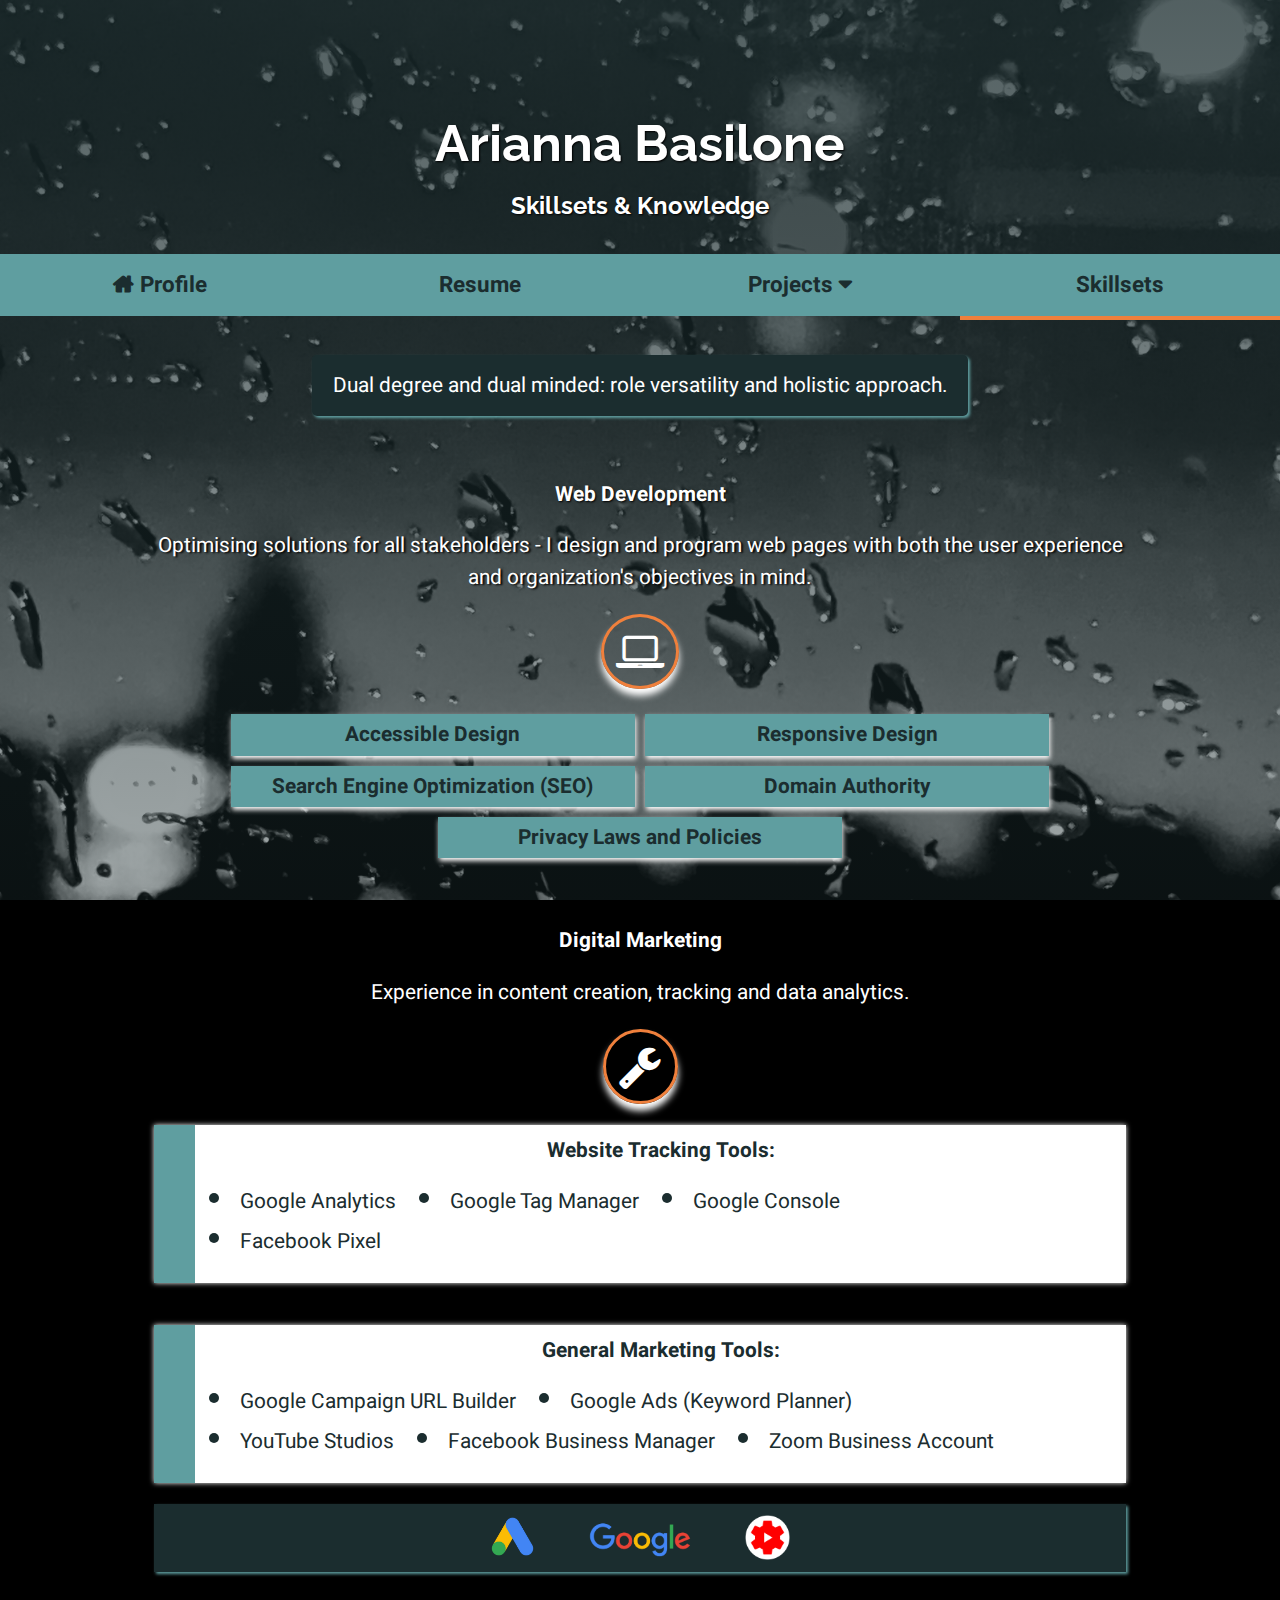
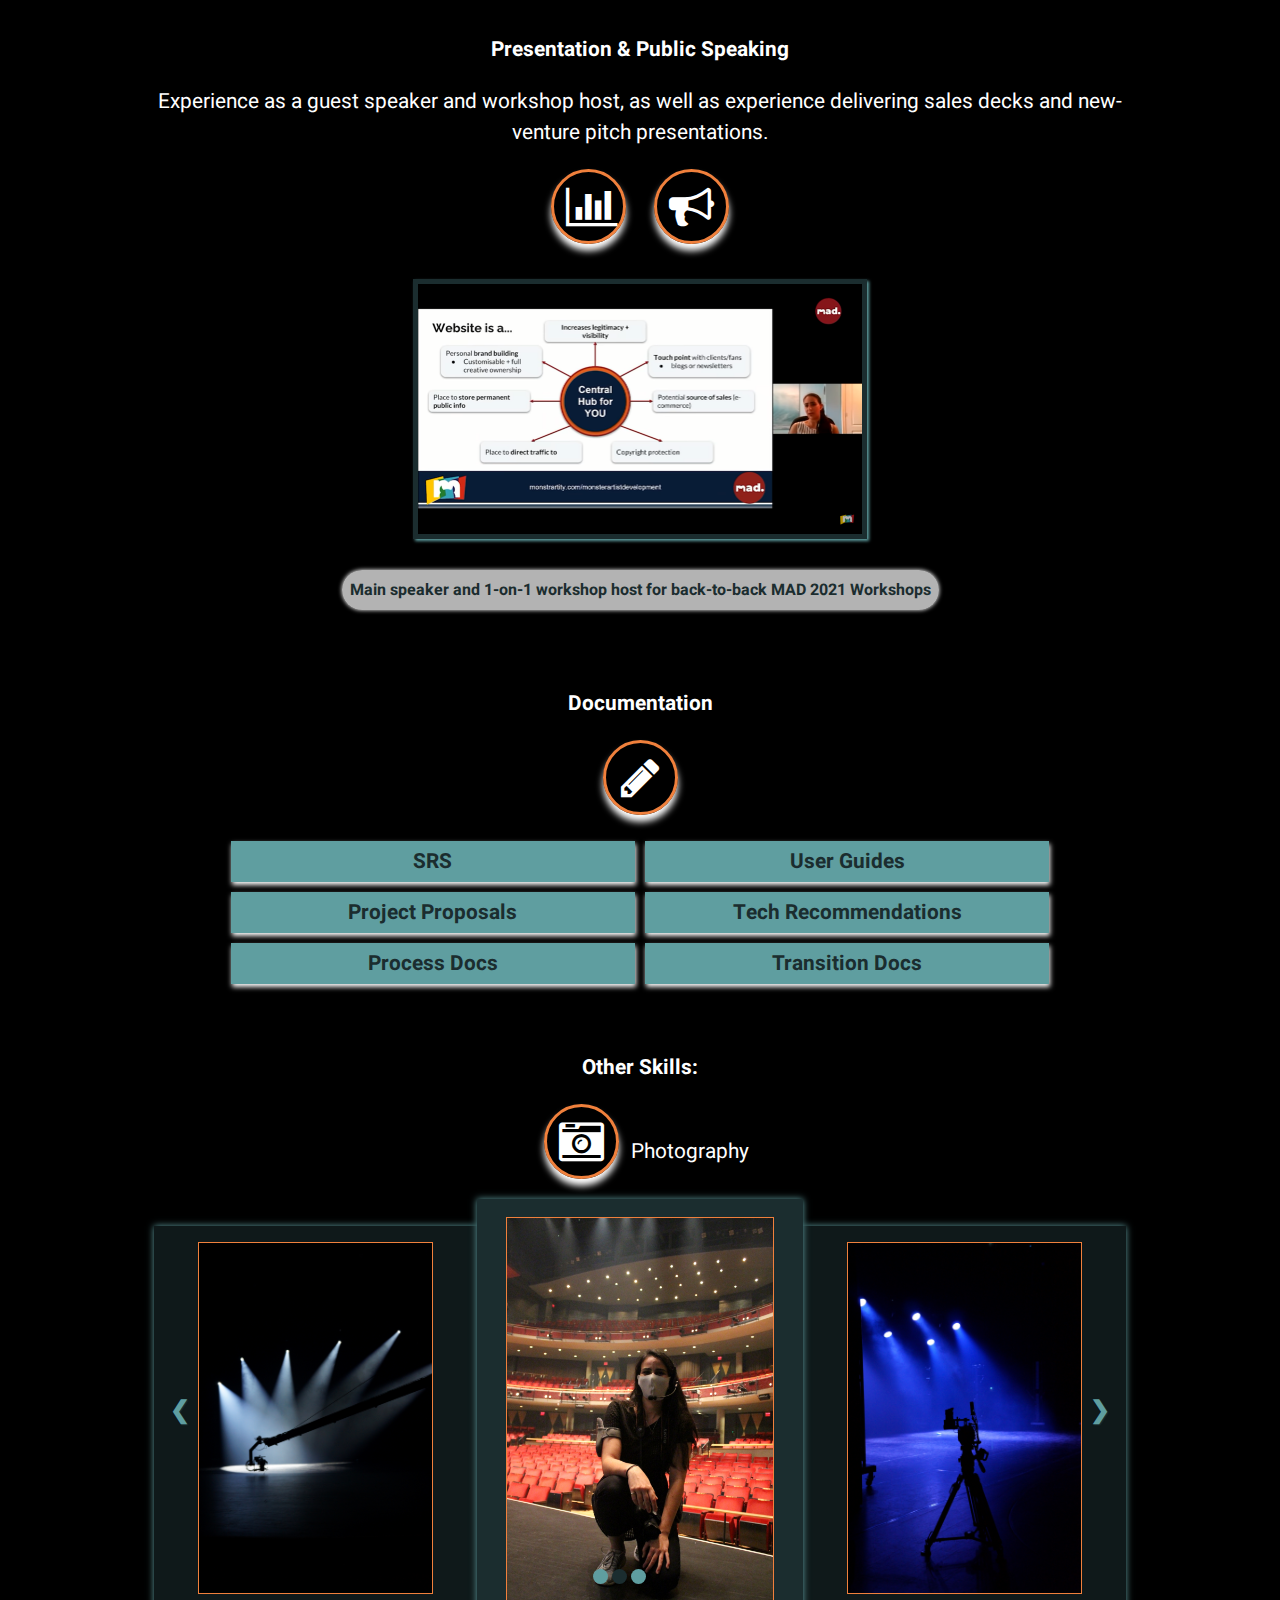
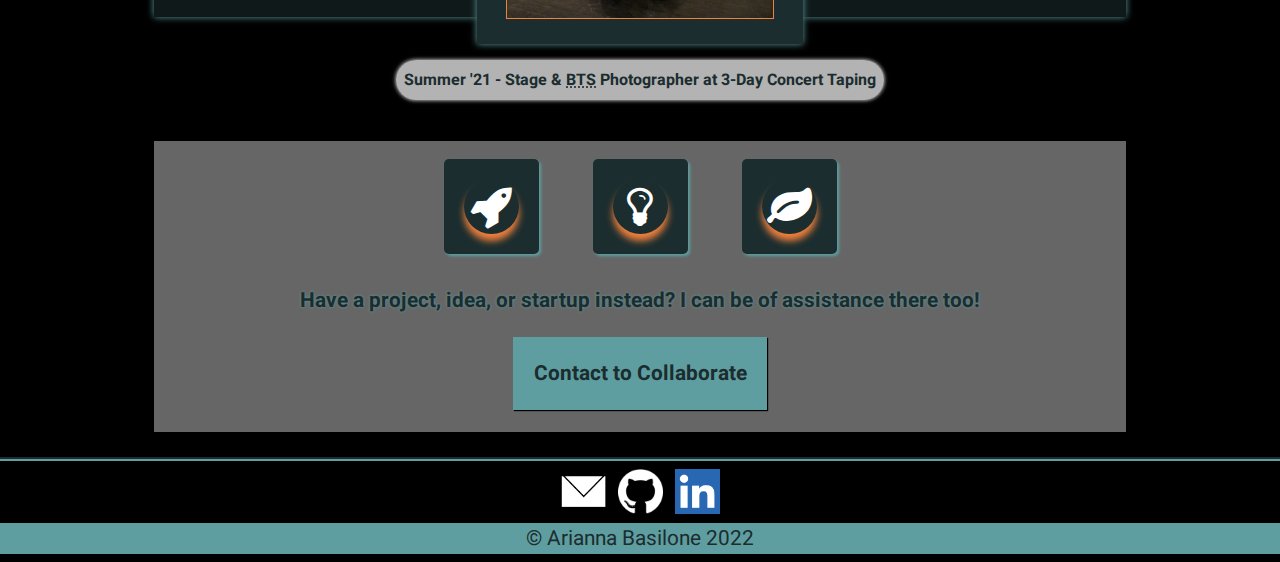
<file: skillsets.html>
<!DOCTYPE HTML>
<html lang="en-US">
<head>
    <title>Arianna Basilone - Skillsets & Knowledge</title>
    <link rel="icon" type="image/png" href="resources/favicon/aribasilone_logo_16x16.png" sizes="16x16">
    <link rel="icon" type="image/png" href="resources/favicon/aribasilone_logo_32x32.png" sizes="32x32">
    <link rel="icon" type="image/png" href="resources/favicon/aribasilone_logo_96x96.png" sizes="96x96">
    <!--meta data/SEO-->
    <meta charset="UTF-8">
    <meta name = "description" content="Professional profile of Arianna Basilone: Software Developer and Business Advisor.">
    <meta name = "keywords" content="Software Engineering, Entrepreneur, Business, Freelance, Web Developer"> 
    <meta name=viewport content="width=device-width, initial-scale=1">
    <!--styling & scripts-->
    <link rel="stylesheet" href="css/profile.css">
    <link rel="stylesheet" href="css/other.css">
    <link href="https://fonts.googleapis.com/css2?family=Heebo&family=Raleway&display=swap" rel="stylesheet">
    <link rel="stylesheet" href="https://cdnjs.cloudflare.com/ajax/libs/font-awesome/4.7.0/css/font-awesome.min.css">
    <script src="js/buttons.js"></script> 
    <script src="js/other.js"></script> 
</head>

<header>
    
    <h1 class='center'> Arianna Basilone </h1>
    <h2> Skillsets & Knowledge</h2>
    <div>
        <nav id="mainNav" class="navBar" aria-label="Main Navigation">
            <a id="menuIcon" href="javascript:void(0);" class="boxes" onclick="mobileNavButton(this)" aria-haspopup="true" aria-expanded="false"><span class="fa fa-bars"></span></a> 
            <a href="index.html" class ="boxes"><span class="fa fa-home" aria-hidden="true"></span> Profile</a>       
            <a href="resume.html" class ="boxes">Resume</a>
            <div class="dropdown">
                <a  href="javascript:void(0);" class="boxes" onclick="projDropdownButton(this)" aria-haspopup="true" aria-expanded="false">Projects <span id="projIcon" class="fa fa-caret-down"></span></a>
                <div id="projDropContent" class="dropContent">
                    <a href="capstone.html" class="boxes">Capstone</a>
                    <a href="projects.html" class="boxes">Side Projects </a>
                    <a href="freelance.html"class="boxes">Freelance Work</a>
                </div>                
            </div> 
            <a href="skillsets.html" class="boxes activePage" aria-current="page">Skillsets</a>         
        </nav>
    </div>
    
</header>

<body>
    <div>
        <p class="statusBar boxed">
            Dual degree and dual minded: role versatility and holistic approach. 
        </p>
        <!-- <img src="resources/grad_rings.jpg" alt="Ivey Graduate Ring and Engineering Iron Ring" class="imgGeneral"> -->
        <h3>Web Development</h3>
        <p class="bio">
            Optimising solutions for all stakeholders - I design and program web pages with both the user experience 
            and organization's objectives in mind.
        </p>
        <span class="fa fa-laptop" aria-hidden="true"></span>
        <ul class="docSkillsList">
            <li>Accessible Design</li>
            <li>Responsive Design</li>  
            <li>Search Engine Optimization (SEO)</li>
            <li>Domain Authority</li>  
            <li>Privacy Laws and Policies</li>      
        </ul>

        <h3>Digital Marketing</h3>
        <p class="bio">
            Experience in content creation, tracking and data analytics.
        </p>
        <span class="fa fa-wrench" aria-hidden="true"></span>
        <div class="digList">
            <ul class="clientList">
                <h4>Website Tracking Tools: </h4>
                <li>Google Analytics</li>
                <li>Google Tag Manager</li>
                <li>Google Console</li>
                <li>Facebook Pixel</li>         
            </ul>

            <ul class="clientList">
                <h4>General Marketing Tools: </h4>
                <li>Google Campaign URL Builder</li>
                <li>Google Ads (Keyword Planner)</li>
                <li>YouTube Studios</li>
                <li>Facebook Business Manager</li>
                <li>Zoom Business Account</li>     
            </ul>
        </div>

        <div class="digLogoBlock">
            <img src="resources/icons/logo_Google_Ads_192px.png" alt="Google Ads Logo" class="icon digLogo">
            <img src="resources/icons/logo_Google_landscape.png" alt="Google Logo" class="icon digLogo" id="googleLogo">
            <img src="resources/icons/youtube_studio_logo.png" alt="YouTube Studios Logo" class="icon digLogo">
        </div>
        

        <h3>Presentation & Public Speaking</h3>
        <p class="bio">
            Experience as a guest speaker and workshop host, as well as experience delivering sales decks and new-venture pitch presentations.
        </p>
        <span class="fa fa-bar-chart" aria-hidden="true"></span>
        <span class="fa fa-bullhorn" aria-hidden="true"></span>
        <figure>
            <img src="resources/profilepics/MAD_Workshop_2_1000px.png" alt="Arianna Basilone presenting at MAD Workshop" class="imgGeneral imgWorkshop">
            <figcaption class="imgConcertLabel">Main speaker and 1-on-1 workshop host for back-to-back MAD 2021 Workshops</figcaption>
        </figure>
       
        <h3>Documentation</h3>
        <span class="fa fa-pencil" aria-hidden="true"></span>
        <ul class="docSkillsList">
            <li>SRS</li>
            <li>User Guides</li>
            <li>Project Proposals</li>
            <li>Tech Recommendations</li>
            <li>Process Docs</li>
            <li>Transition Docs</li>
        </ul>
        
        <h3>Other Skills:</h3>
        <p><span class="fa fa-camera-retro" aria-hidden="true"></span>Photography</p>
        
        <!--photography pics slideshow-->
        <div class="slide-container-3x">
            <div class="slide-3x nonfocus">
                <img src="resources/profilepics/concert_photography_2_1000px.JPG" class="slide-img-3x" alt="Arianna Basilone photography for concert - stage lighting">
            </div>
            <div class="slide-3x nonfocus">
                <img src="resources/profilepics/concert_photography_1000px.JPG" class="slide-img-3x" alt="Arianna Basilone as photographer on concert stage" >  
            </div>  
            <div class="slide-3x nonfocus">
               <img src = "resources/profilepics/concert_photography_3_1000px.JPG" class="slide-img-3x" alt="Arianna Basilone photography for concert - stage gear"> 
            </div>

            <a class="prev" onclick="plusSlides(-1)">&#10094;</a>
            <a class="next" onclick="plusSlides(1)">&#10095;</a>

            <div id="dot-container"></div>  
            
        </div>  
        <p class="imgConcertLabel">Summer '21 - Stage & <abbr title="Behing the Scenes">BTS</abbr> Photographer at 3-Day Concert Taping</p>
        
        <div class="collabContainer">
            <div class="homeIconBoxes">
                <span class="fa fa-rocket collabIcons" aria-hidden="true"></span>
            </div>
            <div class="homeIconBoxes">
                <span class="fa fa-lightbulb-o collabIcons" aria-hidden="true"></span>
            </div>
            <div class="homeIconBoxes">
                <span class="fa fa-leaf collabIcons" aria-hidden="true"></span>
            </div>
            <p class="collab">
                Have a project, idea, or startup instead? I can be of assistance there too!
            </p> 
            <button type="button" name="Collab button" onclick="collabButton()">Contact to Collaborate</button>
        </div>
                 
    </div>
</body>

<footer>
    <!-- icons -->
    <div class="footerIconsBox">        
        <a href="mailto:abasilone.hba2020@ivey.ca" title="Email link"><img id='mail' class="icon" src="resources/icons/email.png" alt="Email Icon"></a>
        &nbsp;
        <a href="https://github.com/aribasilone" target="_blank" title="Link to GitHub profile"> <img id='gh' class="icon" src="resources/icons/github.png" alt="GitHub Icon"></a>
        &nbsp;
        <a href="https://www.linkedin.com/in/arianna-basilone/" target="_blank" title="Link to LinkedIn profile"><img id='li' class="icon" src="resources/icons/li.png" alt="LinkedIn Icon"></a>
    </div>
    <p class="footerText">&copy; Arianna Basilone 2022</p>
</footer>

</html>
</file>
<file: css/profile.css>
/*
Style sheet for personal webpage
By: Arianna Basilone
copyright 2022
*/

/*ref = profile*/


*{
    font-family: 'Heebo', sans-serif;
    text-align: center;
    /* color: white; */
}

html{
    background-color: #000000;
    background-image: linear-gradient(to bottom, rgba(27, 45, 47, 0.75), rgba(27,45,47,0.4)), url('../resources/backgroundRain.jpg');
    height: 100%; 
    background-position: center;
    /* background-repeat: no-repeat; */
    background-size: cover;
    background-attachment: fixed;

    color: white;
}

/* Turn off parallax scrolling for tablets and phones. Increase the pixels if needed */
/* @media only screen and (max-device-width: 1366px) {
    html {
      background-attachment: scroll;
    }
} */

p{
    line-height: 1.5;
}

a{
    color: white;
}
p, a, ul, ol{
    font-size: 1.3em;
}

h1{    
    margin-top: 9%;
    margin-bottom: 0em;
    font-size: 3.2em;
    line-height: 1.1;
}
h1, h2 {
    font-family: 'Raleway', sans-serif;
    text-shadow: 1px 1px 2px #000000;
}

h3{
    font-size: 1.3em;
    margin-top: 3em;
    text-shadow: 1px 1px 2px #000000;
}

.right{
    float: right;
}
.icon{
    width:45px;
    height:45px;
}

.bio{
    margin-left: 12%;
    margin-right: 12%;
    text-shadow: 2px 1px 2px #000000;
}

.statusBar{
    margin-bottom: 0px;
    border-radius: 5px;
    padding: 15px 1em;
    background-color: #1B2D2F;
    box-shadow: 2px 2px 3px cadetblue;
   
}
.fadein{ 
    -webkit-animation: fadein 3s; /* Safari, Chrome and Opera > 12.1 */
    -moz-animation: fadein 3s; /* Firefox < 16 */
    -ms-animation: fadein 3s; /* Internet Explorer */
    -o-animation: fadein 3s; /* Opera < 12.1 */
    animation: fadein 3s;
}
@keyframes fadein {
 from { opacity: 0; }
 to   { opacity: 1; }
}

/* Firefox < 16 */
@-moz-keyframes fadein {
 from { opacity: 0; }
 to   { opacity: 1; }
}

/* Safari, Chrome and Opera > 12.1 */
@-webkit-keyframes fadein {
 from { opacity: 0; }
 to   { opacity: 1; }
}

/* Internet Explorer */
@-ms-keyframes fadein {
 from { opacity: 0; }
 to   { opacity: 1; }
}

/* Opera < 12.1 */
@-o-keyframes fadein {
 from { opacity: 0; }
 to   { opacity: 1; }
}
.statusEmphasis{
    text-decoration: underline #F0803C;
    font-size: 1em;
    font-weight: normal;
}
.statusEmphasis:hover{
    font-weight: bold;
    text-shadow: 1px 1px 1px #000000;
}
.statusLabel{
    font-weight: bold;
    text-shadow: 1px 1px 1px #000000;
}


/* navigation menu styling */
.navBar{
    width: 100%;
    display: flex;
    flex-wrap: wrap;
    justify-content: center;
    align-items: flex-start;
}

.navBar a{
    background-color: cadetblue;
    padding-top: 15px;
    padding-bottom: 15px;
    /* padding: 14px 25px; */
    text-align: center;
    font-size: 1.4em;
    width: 25%;

    display: inline-block;
    margin-top: 14px;
    margin-bottom: 14px;
}

.navBar a, .navBar .fa-caret-down, .navBar .fa-home{
    color: #1B2D2F;
    font-weight: bold;
}

.navBar a:hover{
    background-color:rgba(34, 85, 96, 0.9);
    padding-top: 20px;
    padding-bottom: 20px;
    margin-top: 9px;
    margin-bottom: 9px;
    box-shadow:1px 1px 1px #000000;
    color:#FFFFFF;
    text-shadow: 1px 1px 3px #1B2D2F;
}
.navBar a:hover .fa-caret-down, .navBar a:hover .fa-home{
    color:#FFFFFF;
    text-shadow: 1px 1px 3px #1B2D2F;
}

a.boxes:link, a.boxes:visited{
    text-decoration: none;    
}
a.activePage{
    border-bottom: 4px solid #F0803C;
}

/* .navBar img{
    height: 0.9em;
    width: 0.9em;
} */

.dropdown{
    width: 25%;
}
.dropdown > a, .dropdown > a:hover{
    margin-bottom: 0px;
}
.navBar .dropContent a, .navBar .dropdown a{
    width: 100%;
}

.navBar .dropContent a{
    margin-top: 0px;
    margin-bottom: 0px;
}

/*dropdown / fly-out menu*/
.dropContent{
    display: none;
    position: absolute;
    z-index: 1;
    flex-direction: column;
    width: 24.65%;
}

@media screen and (min-width:769px){
    .dropdown:hover .dropContent{
        display: flex;
    }
}
.dropVisible{
    display: flex;
}

/*Mobile nav*/
#menuIcon{
    display: none;
}
@media only screen and (max-width: 768px) {
    .navBar a{
        display: none;
    }
    #menuIcon{
        display:block;
        width: 100%;
    }
    .navBar.responsive {
      display: block;
    }

    .navBar.responsive a{
        display: block;
        width: 100%;
        margin-top: 0px;
        margin-bottom: 0px;
    }
    .dropdown{
        width: 100%;
    }
    .dropContent{
        width: 100%;
        position: relative;
    }
}

/* General Image Styling*/
.imgGeneral{
    display: block;
    height: 250px;  
    margin: 35px auto 15px auto;
    border: 5px solid #1B2D2F;
    box-shadow: 2px 2px 3px cadetblue;
}

@media only screen and (max-width: 768px) {
    .imgGeneral{
        max-height: 200px;
        max-width: 96%;
    }
}

/*Default Button Styling*/
button{
    border: none;
    background-color: cadetblue;
    color:#1B2D2F;
    font-size: 1.3em;
    font-weight: bold;    

    padding: 1em;
    margin-top: 1em;
    margin-bottom: 1em;
    /* border-radius: 1.5em; */
    box-shadow: 1px 1px 1px black;
    cursor: pointer;
}

button:hover{
    background-color:rgba(34, 85, 96, 0.9);
    color:#FFFFFF;
    text-shadow: 1px 1px 3px #1B2D2F;
}

/*icon boxes styling*/
.collabContainer{
    margin: 25px 12%;
    background-color: rgba(255, 255, 255, 0.4);
    padding-bottom: 1px;
    padding-top: 0.5em;
}
.collab{
    color: #1B2D2F;
    font-weight: bold;
    text-shadow: 0px 0px 3px  cadetblue;
    margin: 1em;
}
.homeIconBoxes{
    display: inline-block;
    padding: 20px;
    background-color: #1B2D2F;
    box-shadow: 2px 2px 3px cadetblue;
    border-radius: 5px;
    margin: 10px 25px;
}

@media only screen and (max-width: 768px) {
    .homeIconBoxes{
        margin: 5px;
    }

    .collabContainer{
        margin: 25px 0px;
    }
}
.fa.collabIcons{
    font-size: 45px;
    height: 45px;
    width: 45px;
    padding: 5px;
    border-radius: 50%;
    box-shadow: 0px 7px 7px #F0803C;
}

.collabContainer button{
    display: block;
    margin: 1em auto;
}
/* footer styling*/
footer{
  padding-bottom: 0.5em;  
  border-top:solid 2px #1B2D2F;
  box-shadow: inset 0px 2px 0px cadetblue;
}
.footerIconsBox{
    padding-top: 10px; 
}
.footerText{
    margin-top: 0px;
    margin-bottom: 0px; 
    background-color: cadetblue;
    color:#1B2D2F;
   
}

/*slideshow styling*/
body{
    height:100%;
    margin-left: 0px;
    margin-right: 0px;
}
.slide-container{
    margin-top: 35px;
    margin-left: 12%;
    margin-right: 12%;
    /* height:30%; */
}

@media only screen and (max-width: 768px) {
    .slide-container{
        margin-left: 5px;
        margin-right: 5px;
    }    
}
.slide{
    /* height:100%; */
    /* width:56%; */
    display: inline-block;
    position:relative;
    
}
.slide-img{
    /* width: 56%; */
    width:100%;
    max-height: 400px;
    /* height:100%; */
    display: none;
}

.prev, .next {
    cursor: pointer;
    position: absolute;
    bottom: 45%;

    width: auto;
    padding: 16px;
    color: cadetblue;
    text-shadow: 1px 1px 1px #1B2D2F;
    font-weight: bold;
    font-size: 24px;
    transition: 0.6s ease;
    border-radius: 3px 3px 3px 3px;
    user-select: none;
}
.prev{
    left:0;
}
.next {
    right: 0;
}

/* On hover, add a black background color with a little bit see-through */
.prev:hover, .next:hover {
    background-color: rgba(27,45,47,0.8);
}

#dot-container{
    position: absolute;
    bottom: 12%;
    left:45%;
}
.dot {
    cursor: pointer;
    height: 15px;
    width: 15px;
    margin: 0 2px;
    background-color: cadetblue;
    border-radius: 50%;
    display: inline-block;
    transition: background-color 0.6s ease;
}


.active, .dot:hover {
    background-color: #1B2D2F;
}
  
/* Fading animation */
.fade {
    -webkit-animation-name: fade;
    -webkit-animation-duration: 1s;
    animation-name: fade;
    animation-duration: 1s;
}
  
  @-webkit-keyframes fade {
    from {opacity: .5}
    to {opacity: 1}
  }
  
  @keyframes fade {
    from {opacity: .5}
    to {opacity: 1}
  }
</file>
<file: css/capstone.css>
div.body{
    background-color: rgba(255,255,255,0.7);
    margin-left: 12%;
    margin-right: 12%;
    margin-top: 2em;
    margin-bottom: 2em;
    border-style: ridge;
    overflow: auto;
}

@media only screen and (max-width: 768px) {
    div.body{
        margin: 2em 0%;
    }
}

#capLogo{
    margin-top: 1.3em;
    margin-bottom: 1em;
    width: 100%;
    /* height: 10%; */
}

#arProto{
    height: 100%;
    width: 50%;
    float: left;
    margin-right: 1em;
}

.blurb{
    color: #1B2D2F;
    text-align: left;
    margin: 0em 1em;
}

h3{
    margin-top: 1em;
    color: #1B2D2F;
    text-shadow: 1px 0px 3px #FFFFFF;
}

progress{
    -webkit-appearance: none;
    appearance: none;
    height: 1.3em;
    min-width: 25%;
    
}

progress::-webkit-progress-bar {
    background-color: #f37a39;
    border: solid 2px #000000;
}
progress::-webkit-progress-value {
    background-color: #f37a39;
    box-shadow: 2px 2px 3px #000000;
}
  progress::-moz-progress-bar {
    background-color: #f37a39;
}

.code{
    color: #1B2D2F;
    margin-left: 1em;
    margin-right: 1em;
}

a:link, a:visited{
    text-decoration: none;    
}

a.code{
    font-size: 1em;
    font-weight: bold;
}

a.code:hover{
    text-decoration: underline;
}

.videoWrapper {
    position: relative;
    padding-bottom: 56.25%; /* 16:9 */
    height: 0;
}
.videoWrapper iframe {
    position: absolute;
    top: 0;
    left: 5%;
    width: 90%;
    height: 90%;
}

@media only screen and (max-width: 768px) {
    .videoWrapper iframe{
        left: 0;
        width: 100%;
        height: 100%;
    }
}


table{
    width: 100%;
    color: #1B2D2F;
}

.capstoneTable{
    /* border-spacing: 0em 1em; */
    font-weight: bold;
}

.capstoneTable td{
    background-color: #f37a39;
    display: inline-block;
    width: 90%;

    /* padding-top: 15px;
    padding-bottom: 15px; */
    margin-top: 10px;
    margin-bottom: 10px;
}

.capstoneTable td:hover{
    background-color:#ff5900;
    cursor: pointer;
    text-decoration: none;

    padding-top: 5px;
    padding-bottom: 5px;
    margin-top: 5px;
    margin-bottom: 5px;
}




/* Project specific css */
#projH3{
    /* color:rgb(24, 105, 105); */
    font-weight: bold;
}
h4{
    font-size: 1em;
    text-shadow: 1px 1px 2px #000000;
}

.boxes p{
    font-size: 1em;
    margin-left: 1em;
    margin-right: 1em;
}

.projTable{
    border-spacing: 0em 2em;
    padding: 0em 1em 0em 1em;
    margin-top: -1em;
}

.projTable td{
    background-color: rgba(33, 83, 94, 0.8);
    padding: 1.3em;
}

.projTable td:hover{
    background-color:#1B2D2F;
    cursor: pointer;
    text-decoration: none;
}

.projScreen{
    /* height: 100%; */
    width: 50%;
    float: left;
    margin-right: 1em;
}

@media only screen and (max-width: 768px) {
    .projScreen{
        width: 100%;
        float:none;
        margin-right: 0em;
    }
}
</file>
<file: css/other.css>
/*Start of freelance page specific CSS*/
.freelanceLogo{
    background-color: rgba(255,255,255,0.7);
    border-radius: 50%;   
    max-width: 250px;
    display: block;
    margin-left: auto;
    margin-right: auto;
    margin-top: 4em;
}

@media only screen and (max-width: 768px) {
    .freelanceLogo{
        max-width: 200px;
    }
}

.logoLabel{
    display: inline-block;
    font-size: 1em;
    font-weight: bold;
    color: #1B2D2F;
    background-color: rgba(255,255,255,0.7);
    padding: 0.5em;
    margin: 1em auto;
    border-radius: 1.5em;
    box-shadow: 0px 0px 4px #FFFFFF;
}

.logoOuterBox{
    margin-bottom: 4em;
}
/* h3{
    margin-top: 3em;
    text-shadow: 1px 1px 2px #000000;
} */

.clientList {
    text-align: left;
    margin-left: 12%;
    margin-right: 12%;
    line-height: 1.5;
    background-color: cadetblue;
    box-shadow: 0px 0px 5px #FFFFFF;
}

.clientList li{
    text-align: inherit;
    background-color: rgba(255,255,255);
    color: #1B2D2F;
    padding: 1em;
    box-shadow: 0px -1px 3px cadetblue;
}
.clientList li::marker{
    color: #1B2D2F;
    font-size: 1.4em;
}

.clientList li > span{
    font-weight: bold;
}

.nestedClientList{
    text-align: left;
    font-size: 1em;
    list-style-type: square;
    padding-left: 1em;
}
.nestedClientList li{
    padding: 0em;
    box-shadow: none;
}

.nestedClientList li::marker{
    font-size: 1em;
}
.freelanceAvail{
    text-decoration: underline #F0803C;
    text-shadow: 1px 1px 3px #000000;
}

.availFlex{
    display: flex;
    margin-left: 12%;
    margin-right: 12%;
    margin-top: 10px;
    margin-bottom: 5em;
    background: #FFFFFF;
    box-shadow: 0px 0px 5px #FFFFFF;
}
.availFlex div{
    min-width: 2em;
    min-height: 2em;
    background-color: cadetblue;
}
.availFlex p{
    color:#1B2D2F;
    margin-left: 1em;
    margin-right: 1em;
}
.contactButton{
    /* margin-bottom: 4em; */
    margin-left: 1em;
    margin-right: 1em;
    width: 55%;
}

@media only screen and (max-width: 768px) {
    .availFlex{
        flex-direction: column;
    }
    .contactButton{
        width: auto;
    }
}

.boxed{
    display: inline-block;
}
.noTopMar{
    margin-top: 0em;
}

/*Start of skillsets page specific CSS*/
.digList{
    display: flex;
    /* flex-direction: row; */
    flex-wrap: wrap;
    justify-content: center;
    align-items: flex-start;
    margin-left: 12%;
    margin-right: 12%;
    
    flex-direction: column;
    align-content: center;
}

.digList h4{
    margin: 0.5em 0em;
    color:#1B2D2F;
}

.digList ul.clientList{
    width: 100%;
    box-sizing: border-box;
    list-style-position: outside;
    /* width: 36%; */
    /* list-style-position: inside; */
    /* margin-left: 10px;
    margin-right: 10px; */
    padding: 0em 2em 1.25em 2em;
    

    background-color: rgb(255, 255, 255);
    /* box-shadow: 2px 2px 3px cadetblue; */
    border-left: 2em solid cadetblue;
    border-radius: 0px;
}
.digList ul.clientList li{
    background-color: transparent;
    box-shadow: none;
    /* padding: 0.35em 0em; */
    
    float: left;
    padding: 0em 2.4em 0em 0.2em;
}

.digLogoBlock{
    display: flex;
    flex-direction: row;
    flex-wrap: wrap;
    justify-content: center;
    align-items: center;

    margin-left: 12%;
    margin-right: 12%;
    /* margin-top: -1em; */
    background-color: #1b2d2f;
    box-shadow: 2px 2px 3px cadetblue;
}
#googleLogo{
    height: auto;
    width: 120px;
    margin-left: 45px;
    margin-right: 45px;
}

.docSkillsList {
    display: flex;
    flex-wrap: wrap;
    justify-content: center;

    list-style-type: none;
    text-align: center;
    margin-left: 12%;
    margin-right: 12%;   
    padding: 0px;
    line-height: 1.5;
}

.docSkillsList li{
    width: 33%;
    text-align: inherit;
    font-weight: bold;
    background-color: cadetblue;
    color:#1B2D2F;
    padding: 5px 2em;
    margin: 5px 5px;
    box-shadow: 1px 3px 5px #FFFFFF;
    
}

.docSkillsList li:hover{
    background-color:rgba(34, 85, 96, 0.9);
    color:#FFFFFF;
    text-shadow: 1px 1px 3px #1B2D2F;
}

@media only screen and (max-width: 768px) {
    .docSkillsList li{
        width: 65%;
    }
    
}
@media only screen and (max-width: 400px) {
    ul.clientList{
        margin-left: 3%;
        margin-right: 3%;
    }
    .digList ul.clientList{
        padding: 0em 0em 1.25em 2em;
        border-left: 1em solid cadetblue;
        margin-left: 0%;
        margin-right: 0%;
    }

    .digList h4{
        text-align: left;
        margin-right: 1em;
    }
}

.fa.fa-laptop,.fa.fa-pencil,.fa.fa-wrench,.fa.fa-bullhorn,.fa.fa-bar-chart, .fa.fa-camera-retro{
    font-size: 45px;
    height: 45px;
    width: 45px;
    padding: 12px;
    margin-left: 12px;
    margin-right: 12px;
    border: solid 3px #F0803C;
    border-radius: 50%;
    box-shadow: 0px 7px 7px #ffffff;
}
.fa.fa-laptop{
    width: auto;
    min-width: 45px;
}


.imgConcertLabel{
    display: inline-block;
    font-size: 1em;
    font-weight: bold;
    color: #1B2D2F;
    background-color: rgba(255,255,255,0.7);
    padding: 0.5em;
    margin: 1em auto;
    border-radius: 1.5em;
    box-shadow: 0px 0px 4px #FFFFFF;
}

/* .divider{
    width: 15%;
    margin:auto;
    border-bottom: solid 3px #F0803C;
    border-radius: 3px;
} */

/*photography slideshow CSS*/
.slide-container-3x{
    margin-top: 20px;
    position:relative; 
    
    display: flex;
    flex-direction: row;
    flex-wrap: nowrap;
    justify-content: center;
    align-items: center;
    margin-left: 12%;
    margin-right: 12%;
}
.slide-3x{
    display: inline-block;   
    width: 33.3%;
    background-color: rgba(27, 45, 47, 0.55);
    padding-top: 16px;
    padding-bottom: 16px;
    box-shadow: 0px 0px 7px cadetblue;
}

.slide-img-3x{
    /* max-height: 400px; */
    border: 1px solid #F0803C;
    min-width: 0px;
    z-index: -1;
    
    max-height: 350px;
}


/* .nonfocus img{
    opacity: 0.55;
    max-height: 350px;
}
.focused{
    border: 2px solid #1B2D2F;
    background-color: #1b2d2f;
    z-index: 0;
    
} */

.slide-3x:nth-child(2){
    border: 2px solid #1B2D2F;
    background-color: #1b2d2f;
    z-index: 0; 
}
.slide-3x:nth-child(2) img{
    max-height: 400px;
}
@media only screen and (max-width: 400px){
    .slide-container-3x{
        margin-left: 5px;
        margin-right: 5px;
    }
}

@media only screen and (max-width: 768px) {
    .slide-3x:nth-child(1), .slide-3x:nth-child(3){
        display: none;
    }   

    .slide-3x:nth-child(2){
        width: 100%;
    }
}

@media only screen and (min-width: 769px) and (max-width: 1050px) {
    
    .slide-img-3x{
        max-width: 150px;
    }
    
    .slide-3x:nth-child(2) img{
        max-width: 175px;
    }
}


/*Start of Resume specific CSS*/
.scrollable{
    scroll-behavior: smooth;
}
.dlButton{
    font-size: unset;
}
.pvButton,.dlButton{
    display: inline-block;
    max-width: 80%;
}

.tableOfContents{
    margin: 25px 0px;
    background-color: rgba(255, 255, 255, 0.4);
    padding: 1em 1em 3em 1em;
    color: #1B2D2F;
    font-weight: bold;
    text-shadow: 0px 0px 3px  cadetblue;

    /* overflow: auto; */
}
.tableOfContents h3{
    text-shadow: 0px 0px 3px  cadetblue;
    margin-top: inherit;
}

.tableOfContents nav{
    background-color: #1B2D2F;
    box-shadow: 2px 2px 3px cadetblue;
    border-radius: 5px;
    padding: 1px;
}

.tableOfContents ol::after {
    content: "";
    clear: both;
    display: table;
}

.tableOfContents ol{
    list-style-position: inside;
    padding-left: 0em;
    color: cadetblue;
    text-shadow: 0px 0px 3px  #000000;
}

@media only screen and (min-width: 769px){
    .tableOfContents{
        margin: 25px 12%;
    }
    .tableOfContents nav{
        margin-left:1.5em;
        margin-right: 1.5em;
    }
    .tableOfContents ol{
        list-style-position: outside;
        padding-left: 2em;
    }
    .tableOfContents li{
        float: left;
        padding: 0em 2.4em 0em 0.2em;
        
    }
}

.tableOfContents a{
    color: #FFFFFF;
    font-size: unset;
    text-shadow: none;
    text-decoration: none;
    cursor: pointer;
}
.tableOfContents a:hover{
    text-decoration: solid underline #F0803C;
}
.nestedTableOfContents{
    font-size: unset;
    list-style-type: lower-roman;
}
.content{
    display: none;
    -webkit-animation-name: fadeC;
    -webkit-animation-duration: 2s;
    animation-name: fadeC;
    animation-duration: 2s;
}
  
  @-webkit-keyframes fadeC {
    from {opacity: .5}
    to {opacity: 1}
  }
  
  @keyframes fadeC {
    from {opacity: .5}
    to {opacity: 1}
  }
.activeContent{
    display: block;
    margin-bottom: 3.9em;
}

.content ul li button{
    font-size: unset;
    text-align: center;
}
</file>
<file: profile.css>
/*
Style sheet for personal webpage
By: Arianna Basilone
copyright 2022
*/

/*ref = profile*/


*{
    font-family: 'Heebo', sans-serif;
    text-align: center;
    /* color: white; */
}

html{
    background-color: #000000;
    background-image: linear-gradient(to bottom, rgba(27, 45, 47, 0.75), rgba(27,45,47,0.4)), url('resources/backgroundRain.jpg');
    height: 100%; 
    background-position: center;
    /* background-repeat: no-repeat; */
    background-size: cover;
    background-attachment: fixed;

    color: white;
}

/* Turn off parallax scrolling for tablets and phones. Increase the pixels if needed */
/* @media only screen and (max-device-width: 1366px) {
    html {
      background-attachment: scroll;
    }
} */

p{
    line-height: 1.5;
}

a{
    color: white;
}
p, a, ul{
    font-size: 1.3em;
}

h1{    
    margin-top: 9%;
    margin-bottom: 0em;
    font-size: 3.2em;
    line-height: 1.1;
}
h1, h2 {
    font-family: 'Raleway', sans-serif;
    text-shadow: 1px 1px 2px #000000;
}

h3{
    font-size: 1.3em;
    margin-top: 3em;
    text-shadow: 1px 1px 2px #000000;
}

.right{
    float: right;
}
.icon{
    width:45px;
    height:45px;
}

.bio{
    margin-left: 12%;
    margin-right: 12%;
    text-shadow: 2px 1px 2px #000000;
}

.statusBar{
    margin-bottom: 0px;
    border-radius: 5px;
    padding: 15px 1em;
    background-color: #1B2D2F;
    box-shadow: 2px 2px 3px cadetblue;
   
}
.fadein{ 
    -webkit-animation: fadein 3s; /* Safari, Chrome and Opera > 12.1 */
    -moz-animation: fadein 3s; /* Firefox < 16 */
    -ms-animation: fadein 3s; /* Internet Explorer */
    -o-animation: fadein 3s; /* Opera < 12.1 */
    animation: fadein 3s;
}
@keyframes fadein {
 from { opacity: 0; }
 to   { opacity: 1; }
}

/* Firefox < 16 */
@-moz-keyframes fadein {
 from { opacity: 0; }
 to   { opacity: 1; }
}

/* Safari, Chrome and Opera > 12.1 */
@-webkit-keyframes fadein {
 from { opacity: 0; }
 to   { opacity: 1; }
}

/* Internet Explorer */
@-ms-keyframes fadein {
 from { opacity: 0; }
 to   { opacity: 1; }
}

/* Opera < 12.1 */
@-o-keyframes fadein {
 from { opacity: 0; }
 to   { opacity: 1; }
}
.statusEmphasis{
    text-decoration: underline #F0803C;
    font-size: 1em;
    font-weight: normal;
}
.statusEmphasis:hover{
    font-weight: bold;
    text-shadow: 1px 1px 1px #000000;
}
.statusLabel{
    font-weight: bold;
    text-shadow: 1px 1px 1px #000000;
}


/* navigation menu styling */
.navBar{
    width: 100%;
    display: flex;
    flex-wrap: wrap;
    justify-content: center;
    align-items: flex-start;
}

.navBar a{
    background-color: cadetblue;
    padding-top: 15px;
    padding-bottom: 15px;
    /* padding: 14px 25px; */
    text-align: center;
    font-size: 1.4em;
    width: 25%;

    display: inline-block;
    margin-top: 14px;
    margin-bottom: 14px;
}

.navBar a, .navBar .fa-caret-down, .navBar .fa-home{
    color: #1B2D2F;
    font-weight: bold;
}

.navBar a:hover{
    background-color:rgba(34, 85, 96, 0.9);
    padding-top: 20px;
    padding-bottom: 20px;
    margin-top: 9px;
    margin-bottom: 9px;
    box-shadow:1px 1px 1px #000000;
    color:#FFFFFF;
    text-shadow: 1px 1px 3px #1B2D2F;
}
.navBar a:hover .fa-caret-down, .navBar a:hover .fa-home{
    color:#FFFFFF;
    text-shadow: 1px 1px 3px #1B2D2F;
}

a.boxes:link, a.boxes:visited{
    text-decoration: none;    
}
a.activePage{
    border-bottom: 4px solid #F0803C;
}

.navBar img{
    height: 0.9em;
    width: 0.9em;
}

.dropdown{
    width: 25%;
}
.dropdown > a, .dropdown > a:hover{
    margin-bottom: 0px;
}
.navBar .dropContent a, .navBar .dropdown a{
    width: 100%;
}

.navBar .dropContent a{
    margin-top: 0px;
    margin-bottom: 0px;
}

/*dropdown / fly-out menu*/
.dropContent{
    display: none;
    position: absolute;
    z-index: 1;
    flex-direction: column;
    width: 24.65%;
}

.dropdown:hover .dropContent{
    display: flex;
}

/* General Image Styling*/
.imgGeneral{
    display: block;
    height: 250px;  
    margin: 35px auto 15px auto;
    border: 5px solid #1B2D2F;
    box-shadow: 2px 2px 3px cadetblue;
}

/*Default Button Styling*/
button{
    border: none;
    background-color: cadetblue;
    color:#1B2D2F;
    font-size: 1.3em;
    font-weight: bold;    

    padding: 1em;
    margin-top: 1em;
    margin-bottom: 1em;
    /* border-radius: 1.5em; */
    box-shadow: 1px 1px 1px black;
    cursor: pointer;
}

button:hover{
    background-color:rgba(34, 85, 96, 0.9);
    color:#FFFFFF;
    text-shadow: 1px 1px 3px #1B2D2F;
}

/*icon boxes styling*/
.collabContainer{
    margin: 25px 12%;
    background-color: rgba(255, 255, 255, 0.4);
    padding-bottom: 1px;
    padding-top: 0.5em;
}
.collab{
    color: #1B2D2F;
    font-weight: bold;
    text-shadow: 0px 0px 3px  cadetblue;
    margin: 1em;
}
.homeIconBoxes{
    display: inline-block;
    padding: 20px;
    background-color: #1B2D2F;
    box-shadow: 2px 2px 3px cadetblue;
    border-radius: 5px;
    margin: 10px 25px;
}
.fa.collabIcons{
    font-size: 45px;
    height: 45px;
    width: 45px;
    padding: 5px;
    border-radius: 50%;
    box-shadow: 0px 7px 7px #F0803C;
}

.collabContainer button{
    display: block;
    margin: 1em auto;
}
/* footer styling*/
footer{
  padding-bottom: 0.5em;  
  border-top:solid 2px #1B2D2F;
  box-shadow: inset 0px 2px 0px cadetblue;
}
.footerIconsBox{
    padding-top: 10px; 
}
.footerText{
    margin-top: 0px;
    margin-bottom: 0px; 
    background-color: cadetblue;
    color:#1B2D2F;
   
}

/*slideshow styling*/
body{
    height:100%;
    margin-left: 0px;
    margin-right: 0px;
}
.slide-container{
    margin-top: 35px;
    /* height:30%; */
}
.slide{
    /* height:100%; */
    /* width:56%; */
    display: inline-block;
    position:relative;
    
}
.slide-img{
    /* width: 56%; */
    width:100%;
    max-height: 400px;
    /* height:100%; */
    display: none;
}

.prev, .next {
    cursor: pointer;
    position: absolute;
    bottom: 45%;

    width: auto;
    padding: 16px;
    color: cadetblue;
    text-shadow: 1px 1px 1px #1B2D2F;
    font-weight: bold;
    font-size: 24px;
    transition: 0.6s ease;
    border-radius: 3px 3px 3px 3px;
    user-select: none;
}
.prev{
    left:0;
}
.next {
    right: 0;
}

/* On hover, add a black background color with a little bit see-through */
.prev:hover, .next:hover {
    background-color: rgba(27,45,47,0.8);
}

#dot-container{
    position: absolute;
    bottom: 12%;
    left:45%;
}
.dot {
    cursor: pointer;
    height: 15px;
    width: 15px;
    margin: 0 2px;
    background-color: cadetblue;
    border-radius: 50%;
    display: inline-block;
    transition: background-color 0.6s ease;
}


.active, .dot:hover {
    background-color: #1B2D2F;
}
  
/* Fading animation */
.fade {
    -webkit-animation-name: fade;
    -webkit-animation-duration: 1s;
    animation-name: fade;
    animation-duration: 1s;
}
  
  @-webkit-keyframes fade {
    from {opacity: .5}
    to {opacity: 1}
  }
  
  @keyframes fade {
    from {opacity: .5}
    to {opacity: 1}
  }
</file>
